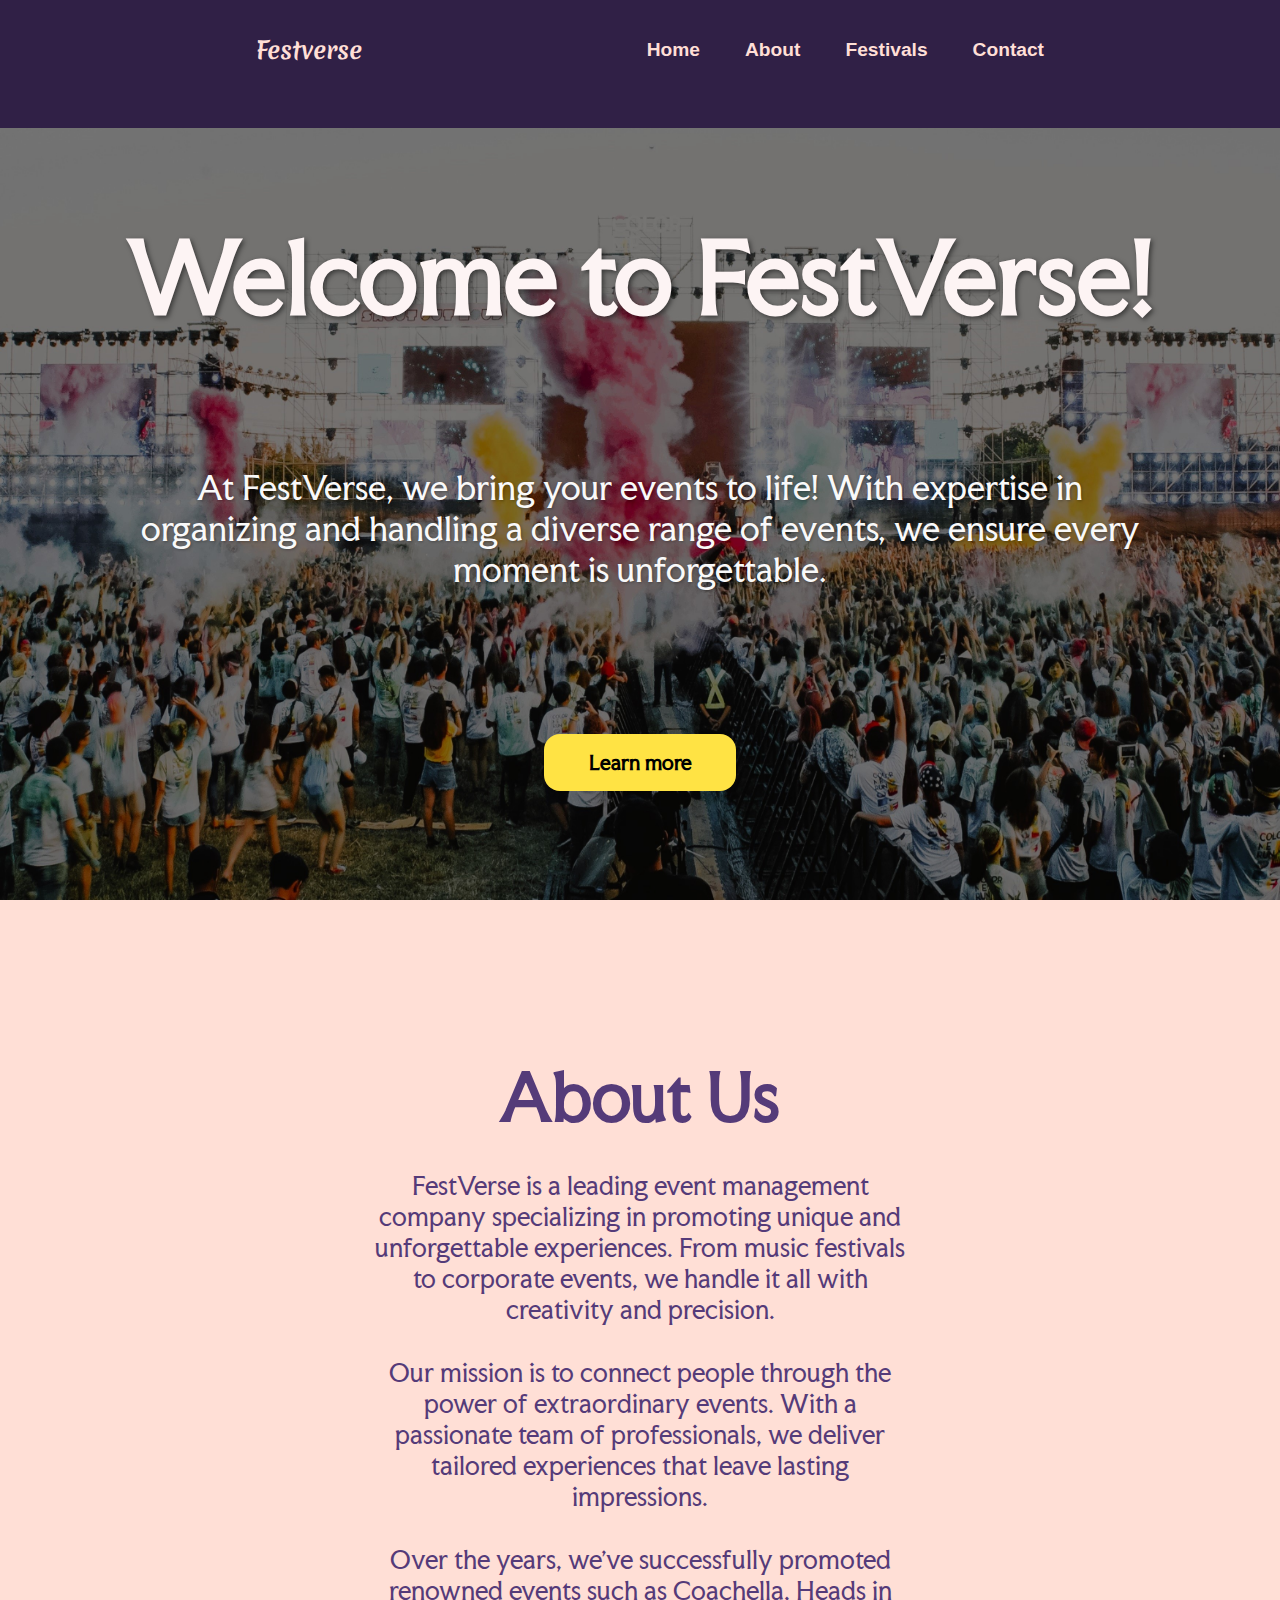
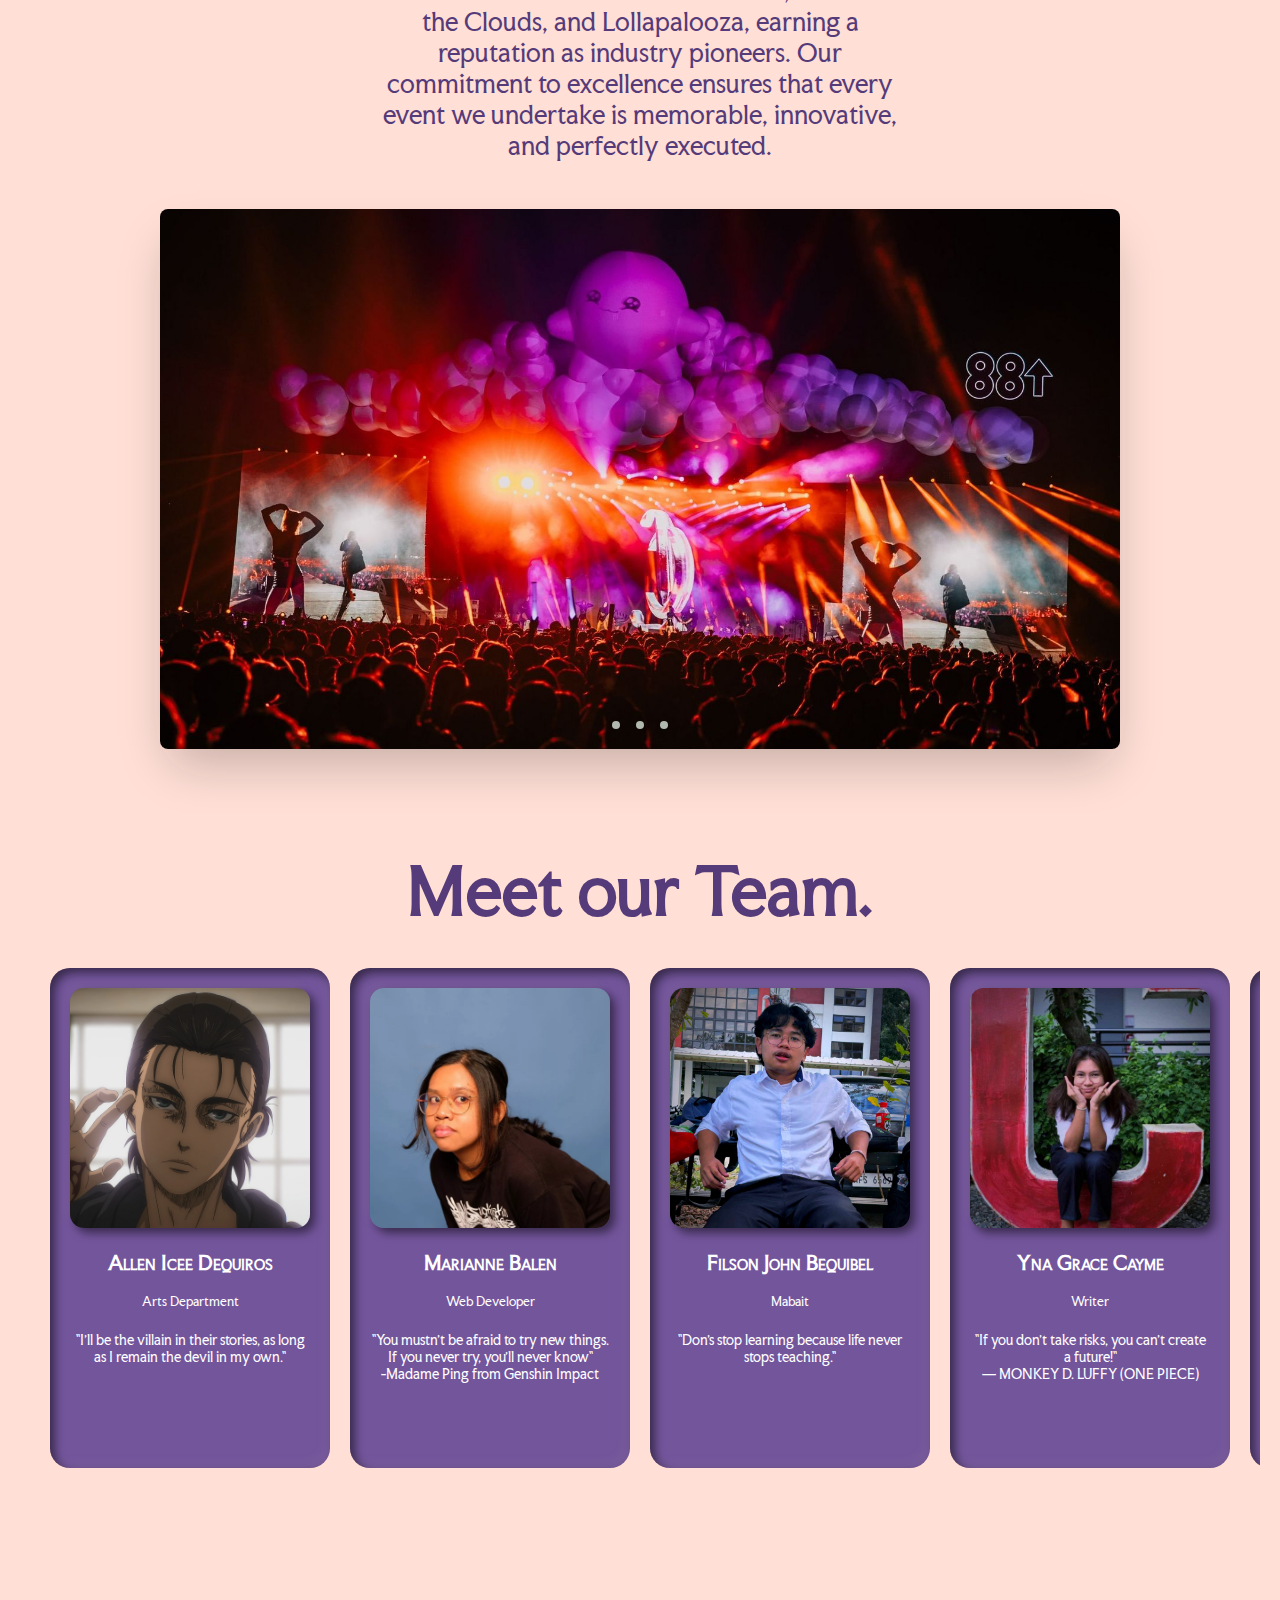
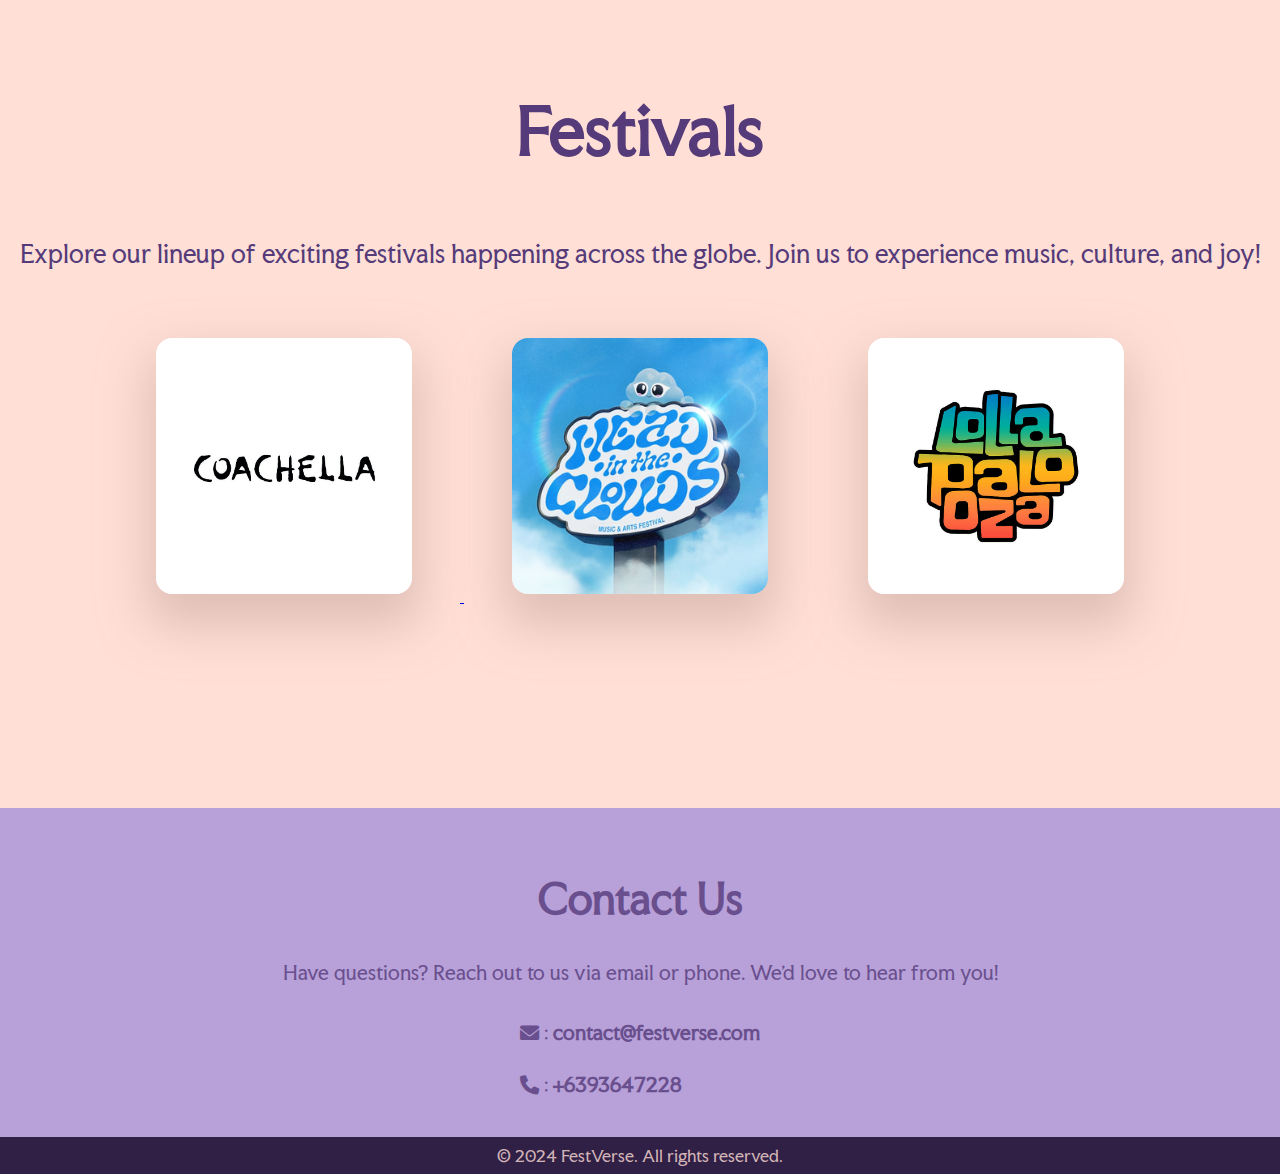
<file: index.html>
<!DOCTYPE html>
<html>
    <head>
        <meta charset="UTF-8">
        <meta name="description" content="Portfolio">
        <meta name="viewport" content="width=device-width, initial-scale=1.0">
        <title>Welcome to FestVerse</title>
        <link rel="stylesheet" href="styles2.css">
        <link rel="icon" href="img/fvpics/festverselogo.png" type="image/png">
        <link href="https://cdnjs.cloudflare.com/ajax/libs/font-awesome/6.0.0-beta3/css/all.min.css" rel="stylesheet">
    </head>
    </head>
    <body>

        <!-- Navigation Bar -->
        <section class="header-content">
            <div class="nav-bar">
                <div class="left">
                   <h1>Festverse</h1>
                </div>
                <div class="right">
                    <nav class="menus">
                        <a href="#home"><button>Home</button></a>
                        <a href="#about"><button>About</button></a>
                        <a href="#festivals"><button>Festivals</button></a>
                        <a href="#contact"><button>Contact</button></a>
                    </nav>
                </div>
            </div>
        </section>

         <!-- Festivals Section -->

        <!-- Home Section -->
        <section id="home" class="mid-section">
            <div class="home-content">
                <h1>Welcome to FestVerse!</h1>
                <p>At FestVerse, we bring your events to life! With expertise in organizing and handling a diverse range of events, 
                    we ensure every moment is unforgettable.</p>
                <a href="#about"><button>Learn more</button></a>
                
            </div>
            <img src="img/fvpics/festivalv3.jpg" alt="festival picture">
        </section>

        <!-- About Section -->
       <section id="about" class="about-section">
        <div class="about-content">
            <h2>About Us</h2>
            <p>
                FestVerse is a leading event management company specializing in promoting unique and unforgettable experiences. 
                From music festivals to corporate events, we handle it all with creativity and precision.
            </p>
            <p>
                Our mission is to connect people through the power of extraordinary events. With a passionate team of professionals, 
                we deliver tailored experiences that leave lasting impressions.
            </p>
            <p>
                Over the years, we’ve successfully promoted renowned events such as Coachella, Heads in the Clouds, and Lollapalooza, 
                earning a reputation as industry pioneers. Our commitment to excellence ensures that every event we undertake is memorable, innovative, and perfectly executed.
            </p>
           
        </div>

        <div class="image-grid">
            <div class="slider-wrapper">
                <div class="slider">
                    <img id="slide-1" src="img/fvpics/hitc2021.jpg" alt="hitc202">
                    <img id="slide-2" src="img/fvpics/coachella2021.jpg" alt="coachella 2021">
                    <img id="slide-3" src="img/fvpics/lollapalooza2023.png" alt="lollapalooza 2023">
                </div>
                <div class="slider-nav">
                    <a href="#slide-1"></a>
                    <a href="#slide-2"></a>
                    <a href="#slide-3"></a>
                </div>
             </div>
            </div>
        </section>

        <section class="team" id="team">
            <h2>Meet our Team.</h2>
            <div class="hint">
                <svg class="swipe" xmlns="http://www.w3.org/2000/svg" height="24px" viewBox="0 -960 960 960" width="24px" fill="#e8eaed"><path d="M419-80q-28 0-52.5-12T325-126L107-403l19-20q20-21 48-25t52 11l74 45v-328q0-17 11.5-28.5T340-760q17 0 29 11.5t12 28.5v472l-97-60 104 133q6 7 14 11t17 4h221q33 0 56.5-23.5T720-240v-160q0-17-11.5-28.5T680-440H461v-80h219q50 0 85 35t35 85v160q0 66-47 113T640-80H419ZM167-620q-13-22-20-47.5t-7-52.5q0-83 58.5-141.5T340-920q83 0 141.5 58.5T540-720q0 27-7 52.5T513-620l-69-40q8-14 12-28.5t4-31.5q0-50-35-85t-85-35q-50 0-85 35t-35 85q0 17 4 31.5t12 28.5l-69 40Zm335 280Z"/>  
                </svg>
            </div>
            <div class="TeamCardContainer">
                <div class="TeamCard Allen">
                    <img src="img/profiles/Allen.webp" alt="Allen's Picture">
                    <div class="teamInfos">
                         <h3 class="Pname">
                            Allen Icee Dequiros
                         </h3>
                         <p class="pTitle">Arts Department</p>
                         <h5>
                            "I'll be the villain in their stories, as long as I remain the devil in my own."
                         </h5>
                    </div>
                </div>
             
                <div class="TeamCard Marianne">
                    <img src="img/profiles/marianneRil.jpg" alt="Marianne's Picture">
                    <div class="teamInfos">
                        <h3 class="Pname">
                            Marianne Balen
                        </h3> 
                        <p class="pTitle">
                            Web Developer
                        </p>
                        <h5>"You mustn't be afraid to try new things. If you never try, you'll never know" <br> -Madame Ping from Genshin Impact</h5>
                        
                    </div>
                </div>
                <div class="TeamCard Filson">
                    <img src="img/profiles/FilsonRil.jpg" alt="Filson's Picture">
                    <div class="teamInfos">
                        <h3 class="Pname">
                            Filson John  Bequibel
                        </h3>
                        <p class="pTitle">Mabait</p>
                        <h5>
                            "Don's stop learning because life never stops teaching."
                        </h5>
                    </div>
                </div>
                <div class="TeamCard Yna">
                    <img src="img/profiles/Ynangas.jpg" alt="Yna's Picture">
                    <div class="teamInfos">
                        <h3 class="Pname">
                            Yna Grace Cayme
                        </h3>
                        <p class="pTitle">Writer</p>
                        <h5>"If you don’t take risks, you can’t create a future!"
                            <br>    — MONKEY D. LUFFY (ONE PIECE)</h5>
                    </div>
                </div>
                <div class="TeamCard Carlo">
                    <img src="img/profiles/barlo.jpg" alt="Carlo's Picture">
                    <div class="teamInfos">
                        <h3 class="Pname">
                            John Carlo DelaCruz
                        </h3>
                        <p class="pTitle">Researcher</p>
                        <h5>“Music touches us emotionally, where words alone can't.”<br> ― Johnny Depp</h5>
                    </div>
                </div>
            </div>
        </section>

        <section id="festivals" class="festivals-section">
            <div class="festivals-content">
                <h2>Festivals</h2>
                <p>Explore our lineup of exciting festivals happening across the globe. Join us to experience music, culture, and joy!</p>
                
            </div>
            <div class="festival-container">
                <div class="container">
                    <a href="indexCoach.html">
                        <img src="img/fvpics/coachellalogo.png" alt="coachella logo">
                    </a>
                    <img src="img/fvpics/HITC_Logo.png" alt="hitc logo">
                    <img src="img/fvpics/lollapalozalogo.png" alt="lollapalooza logo">
                </div>
            </div>
        </section>

        <!-- Contact Section -->
        <section id="contact" class="contact-section">
            <h2>Contact Us</h2>
            <p>Have questions? Reach out to us via email or phone. We’d love to hear from you!</p>
            <div class="contact-info">
                <p><i class="fas fa-envelope"></i> : <a href="mailto:contact@festverse.com">contact@festverse.com</a></p>
                <p><i class="fas fa-phone"></i> : <a href="tel:+18001234567">+6393647228</a></p>
            </div>
        </section>

        <!-- Footer -->
        <footer>
            <p>© 2024 FestVerse. All rights reserved.</p>
        </footer>

    </body>
</html>
</file>
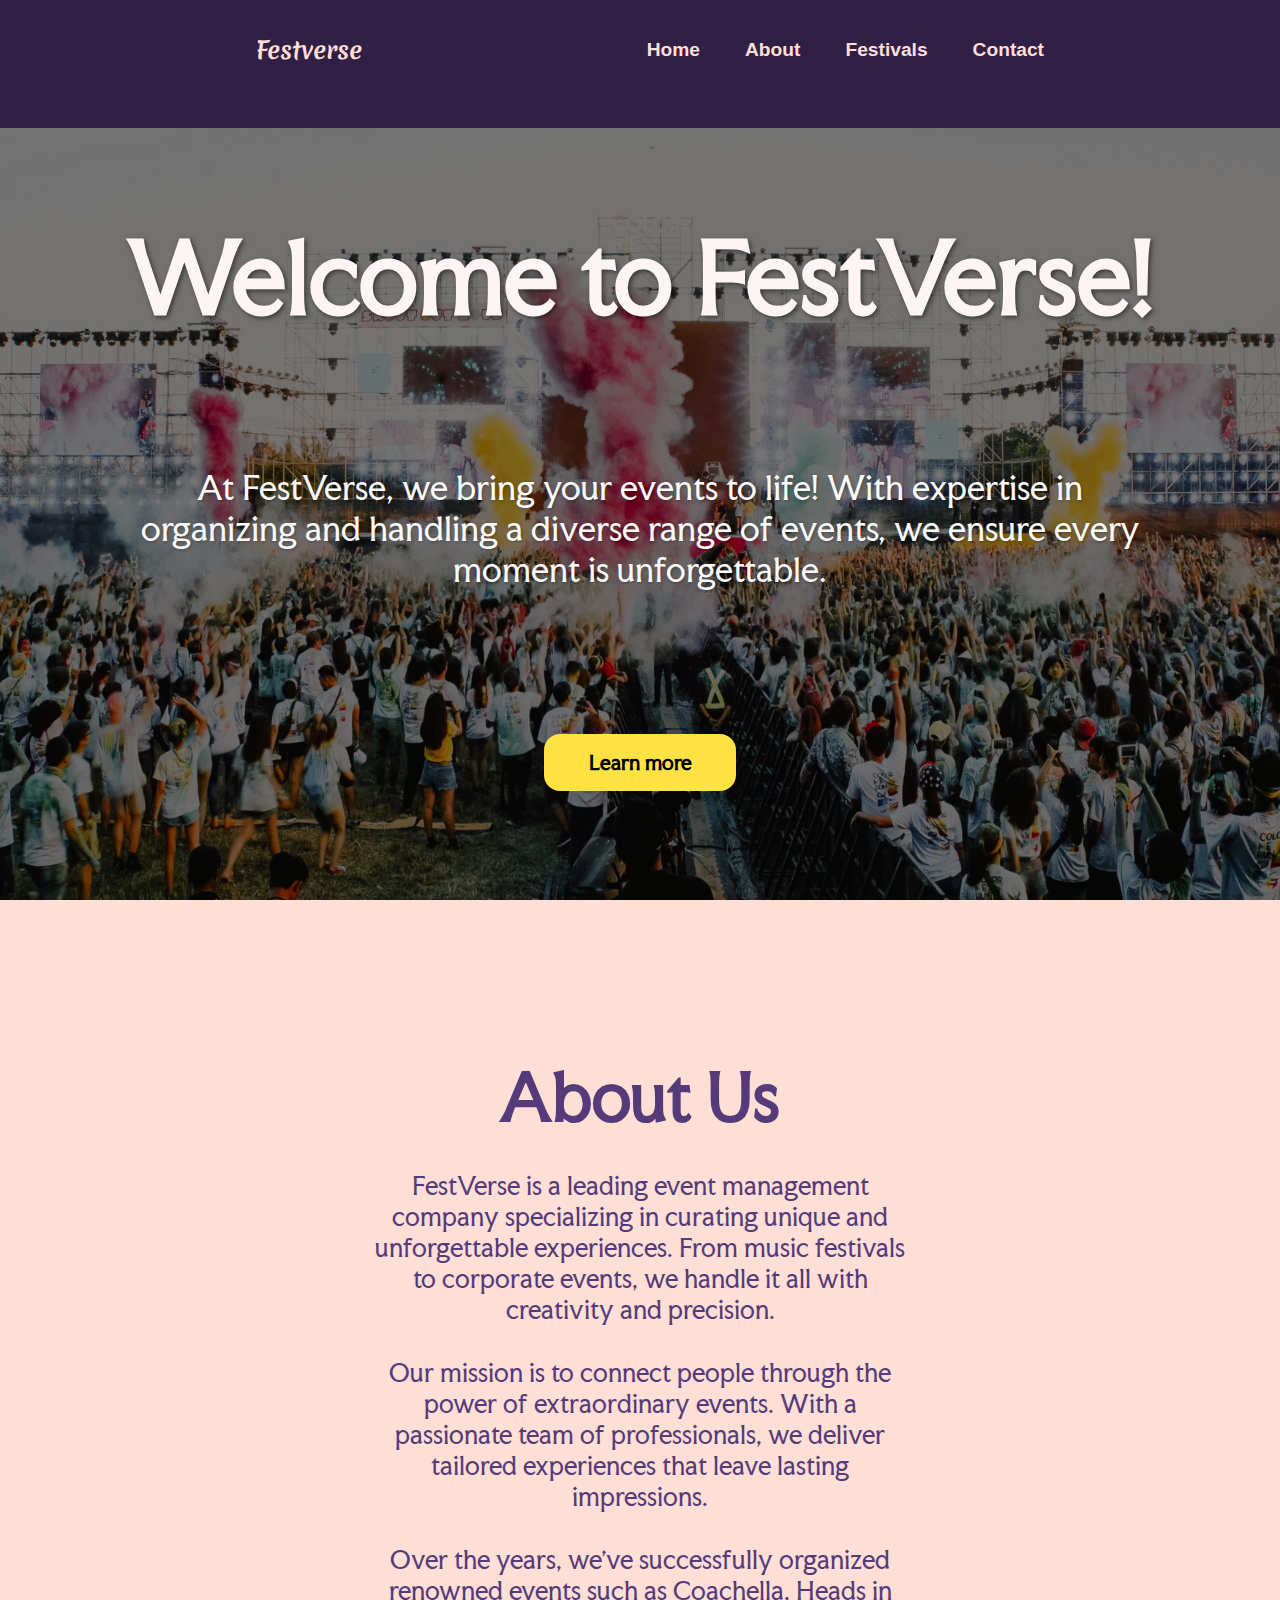
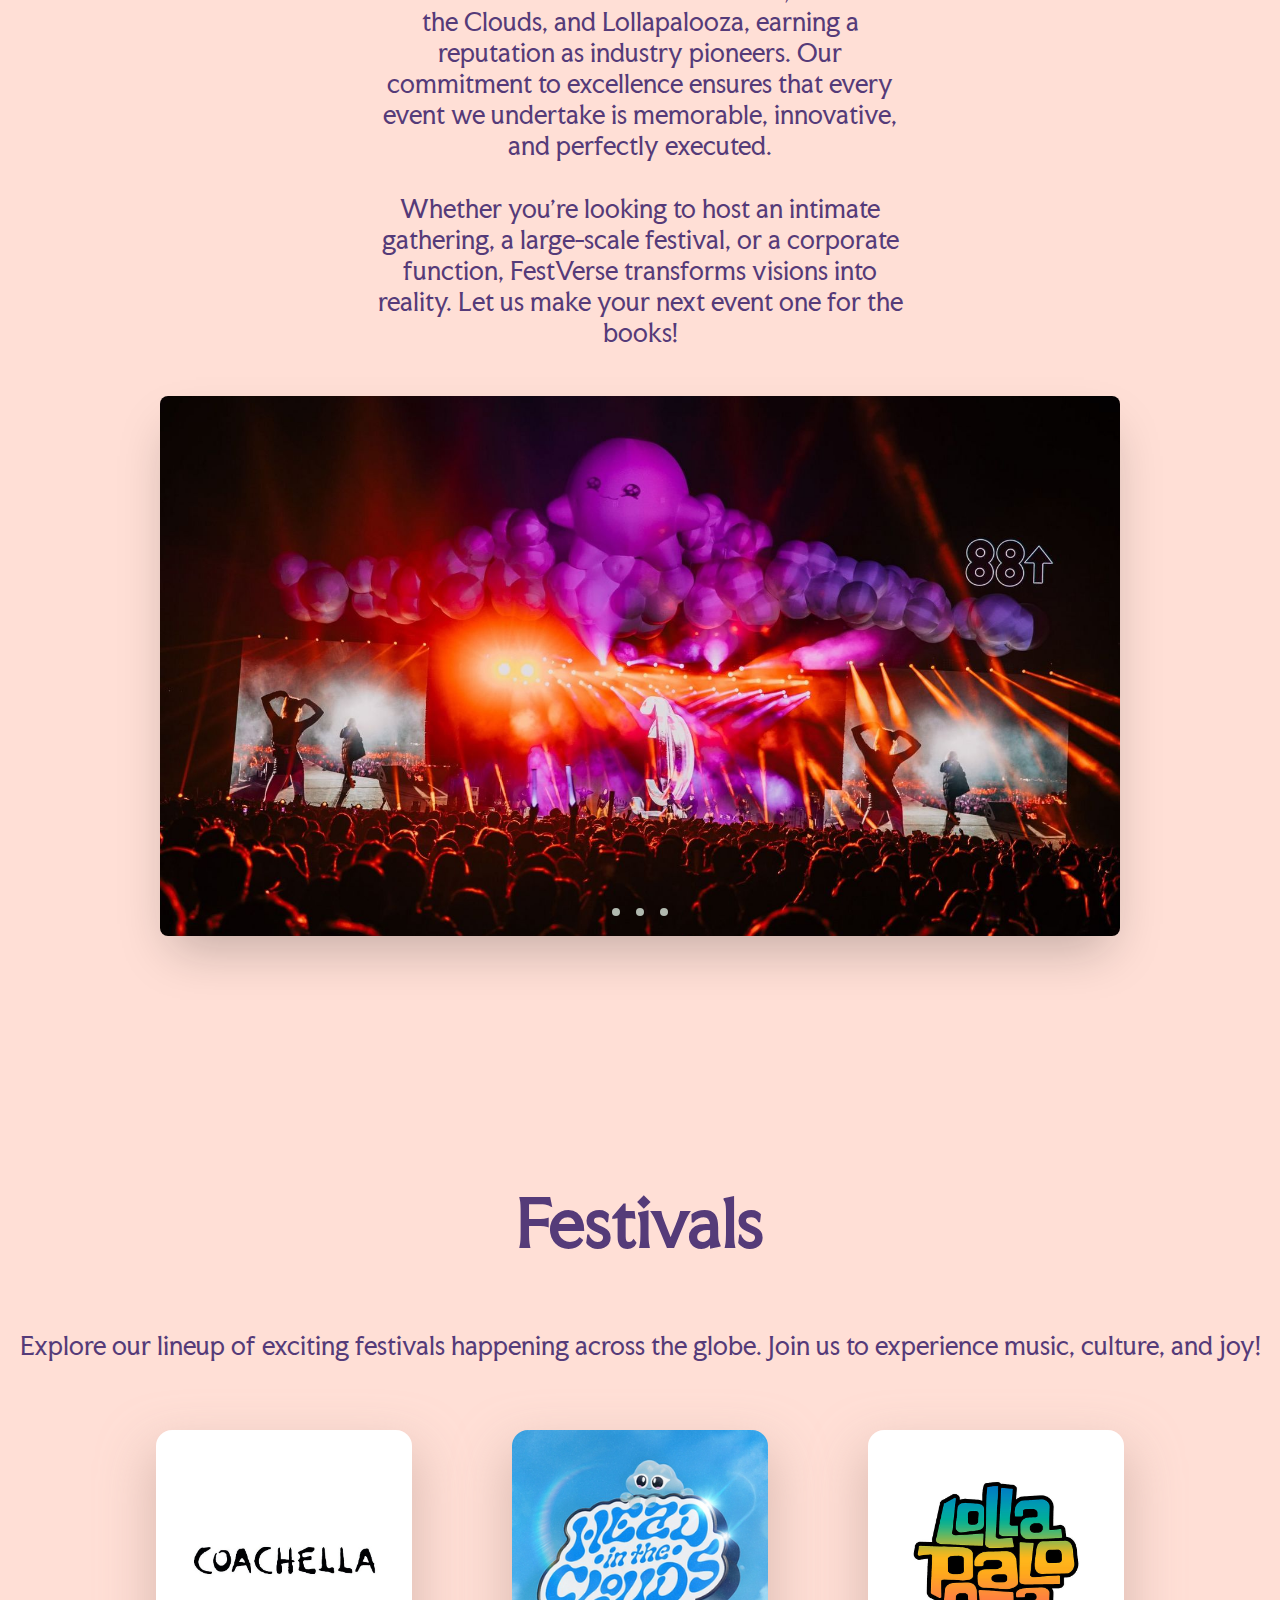
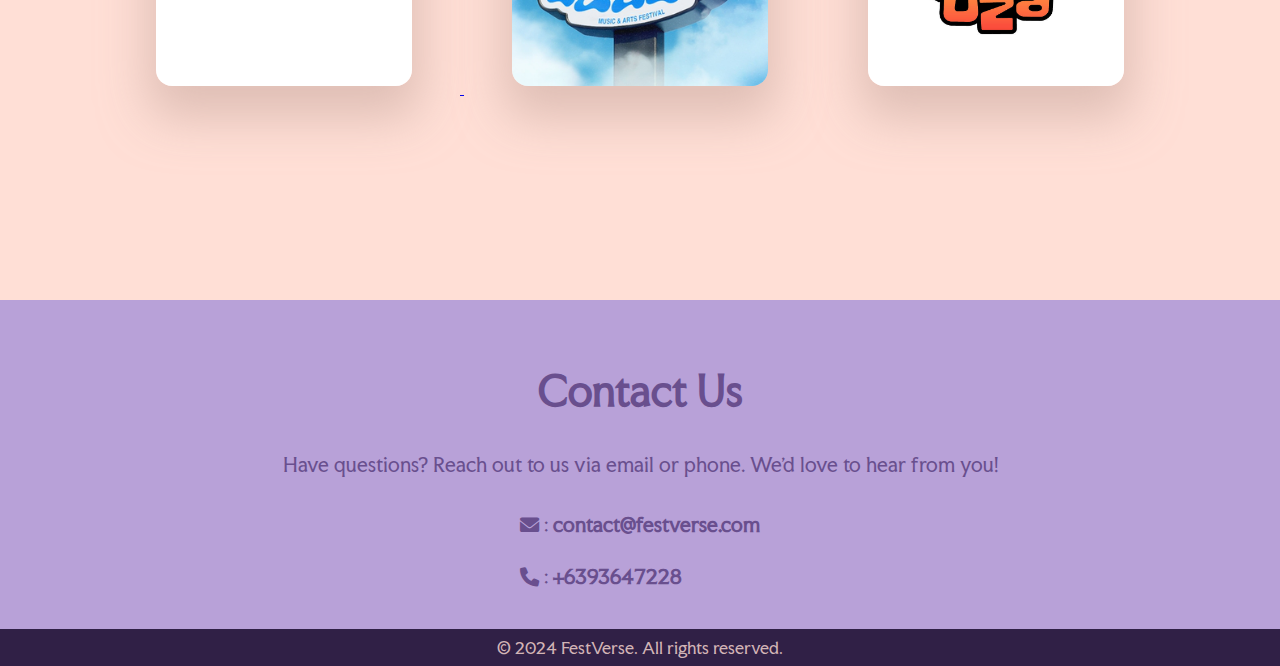
<file: festverse.html>
<!DOCTYPE html>
<html>
    <head>
        <meta charset="UTF-8">
        <meta name="description" content="Portfolio">
        <meta name="viewport" content="width=device-width, initial-scale=1.0">
        <title>Welcome to FestVerse</title>
        <link rel="stylesheet" href="styles2.css">
        <link rel="icon" href="img/fvpics/festverselogo.png" type="image/png">
        <link href="https://cdnjs.cloudflare.com/ajax/libs/font-awesome/6.0.0-beta3/css/all.min.css" rel="stylesheet">
    </head>
    </head>
    <body>

        <!-- Navigation Bar -->
        <section class="header-content">
            <div class="nav-bar">
                <div class="left">
                   <h1>Festverse</h1>
                </div>
                <div class="right">
                    <nav class="menus">
                        <a href="#home"><button>Home</button></a>
                        <a href="#about"><button>About</button></a>
                        <a href="#festivals"><button>Festivals</button></a>
                        <a href="#contact"><button>Contact</button></a>
                    </nav>
                </div>
            </div>
        </section>

         <!-- Festivals Section -->
        
       

        <!-- Home Section -->
        <section id="home" class="mid-section">
            <div class="home-content">
                <h1>Welcome to FestVerse!</h1>
                <p>At FestVerse, we bring your events to life! With expertise in organizing and handling a diverse range of events, we ensure every moment is unforgettable.</p>
                <a href="#about"><button>Learn more</button></a>
                
            </div>
            <img src="img/fvpics/festivalv3.jpg" alt="">
        </section>

        <!-- About Section -->
       <section id="about" class="about-section">
        <div class="about-content">
            <h2>About Us</h2>
            <p>
                FestVerse is a leading event management company specializing in curating unique and unforgettable experiences. From music festivals to corporate events, we handle it all with creativity and precision.
            </p>
            <p>
                Our mission is to connect people through the power of extraordinary events. With a passionate team of professionals, we deliver tailored experiences that leave lasting impressions.
            </p>
            <p>
                Over the years, we’ve successfully organized renowned events such as Coachella, Heads in the Clouds, and Lollapalooza, earning a reputation as industry pioneers. Our commitment to excellence ensures that every event we undertake is memorable, innovative, and perfectly executed.
            </p>
            <p>
                Whether you’re looking to host an intimate gathering, a large-scale festival, or a corporate function, FestVerse transforms visions into reality. Let us make your next event one for the books!
            </p>
        </div>

        <div class="image-grid">
            <div class="slider-wrapper">
                <div class="slider">
                    <img id="slide-1" src="img/fvpics/hitc2021.jpg" alt="hitc2021">
                    <img id="slide-2" src="img/fvpics/coachella2021.jpg" alt="coachella 2021">
                    <img id="slide-3" src="img/fvpics/lollapalooza2023.png" alt="lollapalooza 2023">
                </div>
                <div class="slider-nav">
                    <a href="#slide-1"></a>
                    <a href="#slide-2"></a>
                    <a href="#slide-3"></a>
                </div>
             </div>
            </div>
        </section>

        <section id="festivals" class="festivals-section">
            <div class="festivals-content">
                <h2>Festivals</h2>
                <p>Explore our lineup of exciting festivals happening across the globe. Join us to experience music, culture, and joy!</p>
                
            </div>
            <div class="festival-container">
                <div class="container">
                    <a href="index.html">
                        <img src="img/fvpics/coachellalogo.png" alt="coachella logo">
                    </a>
                    <img src="img/fvpics/HITC_Logo.png" alt="hitc logo">
                    <img src="img/fvpics/lollapalozalogo.png" alt="lollapalooza logo">
                </div>
            </div>
        </section>


        <!-- Contact Section -->
        <section id="contact" class="contact-section">
            <h2>Contact Us</h2>
            <p>Have questions? Reach out to us via email or phone. We’d love to hear from you!</p>
            <div class="contact-info">
                <p><i class="fas fa-envelope"></i> : <a href="mailto:contact@festverse.com">contact@festverse.com</a></p>
                <p><i class="fas fa-phone"></i> : <a href="tel:+18001234567">+6393647228</a></p>
            </div>
        </section>


        <!-- Footer -->
        <footer>
            <p>© 2024 FestVerse. All rights reserved.</p>
        </footer>

    </body>
</html>
</file>
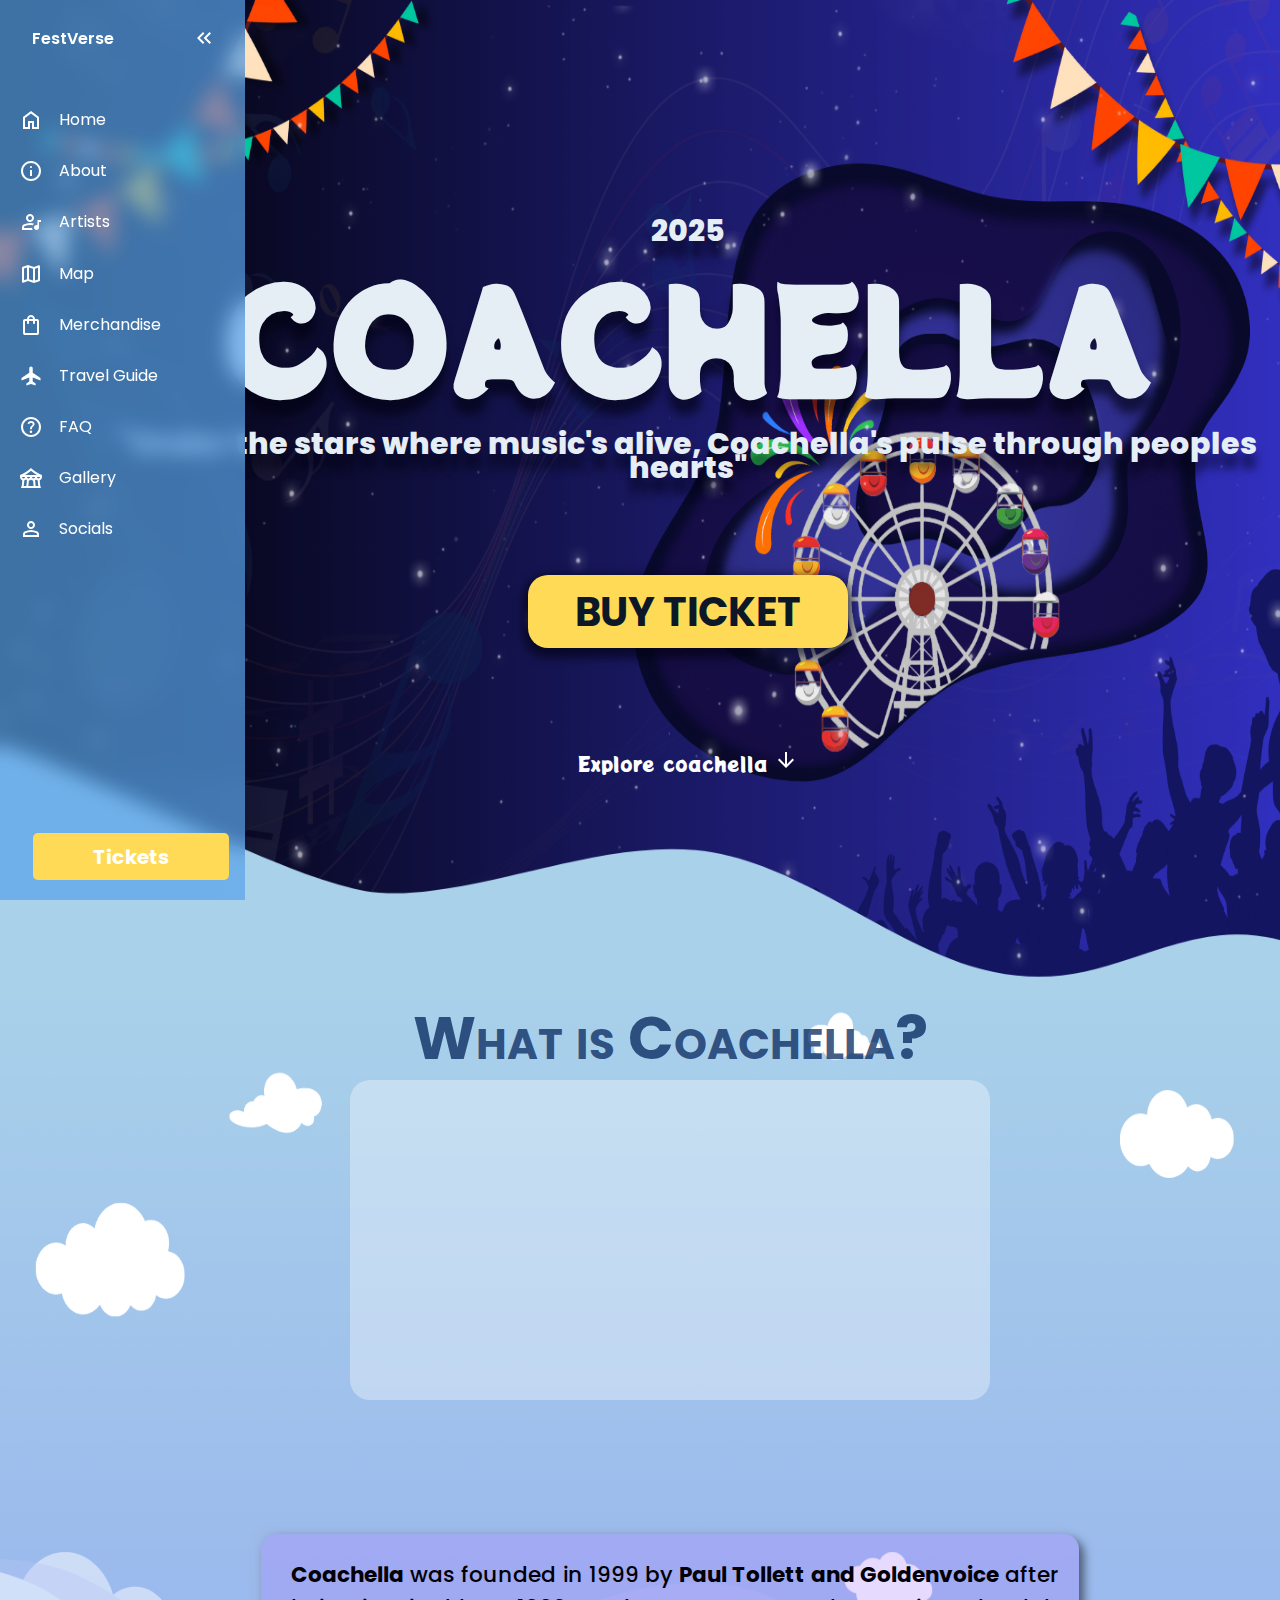
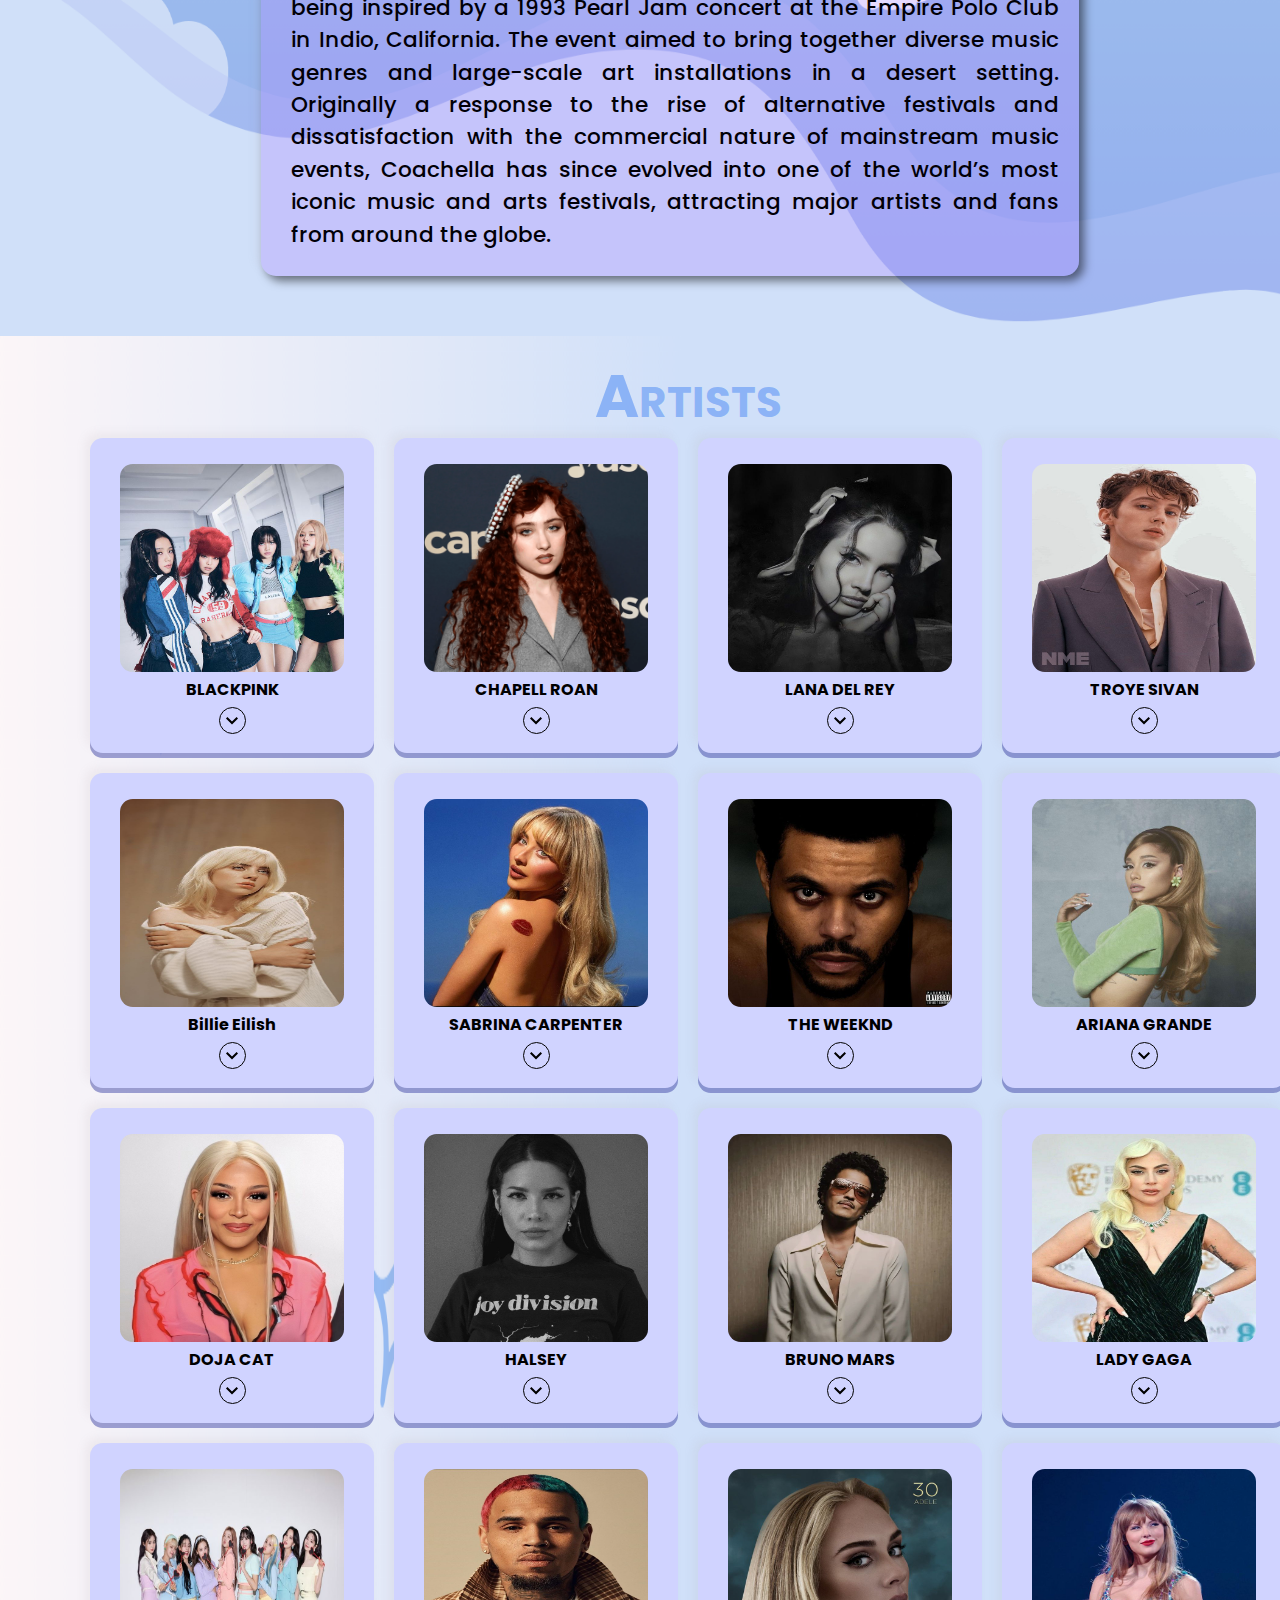
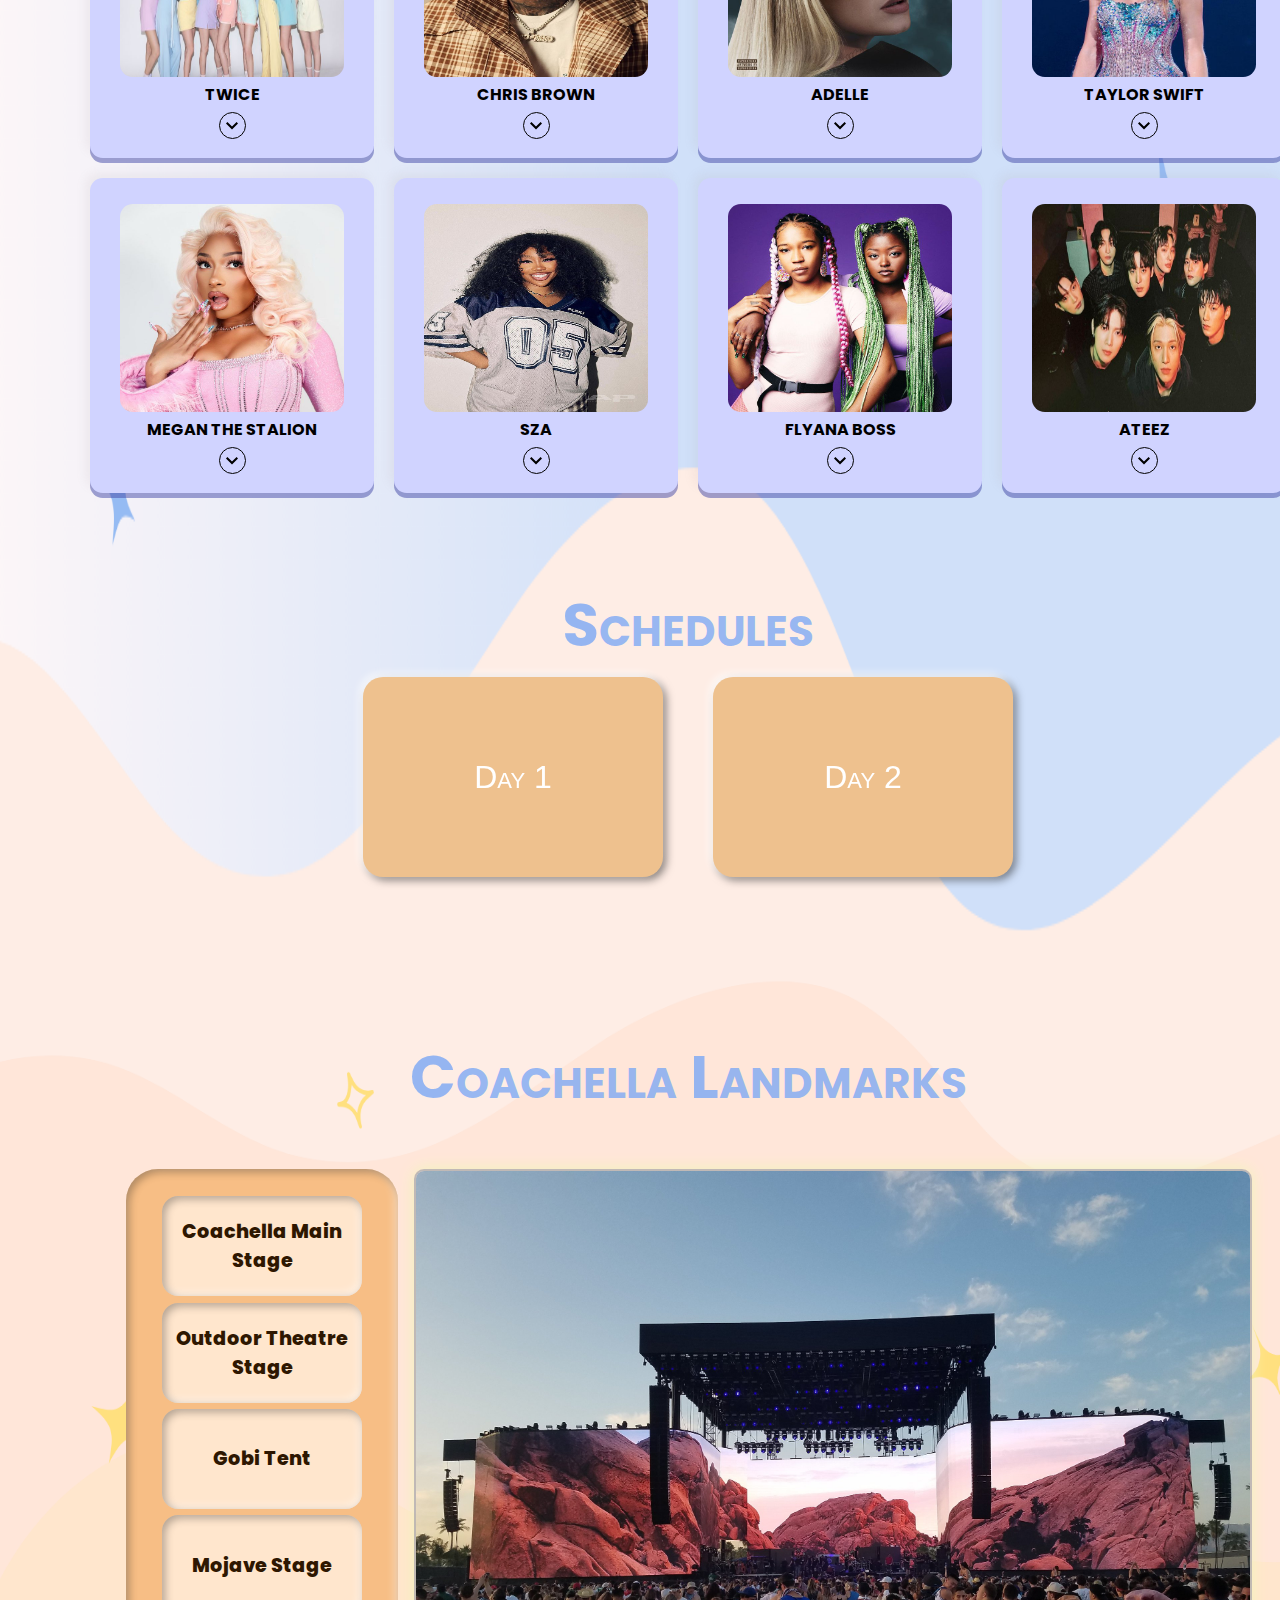
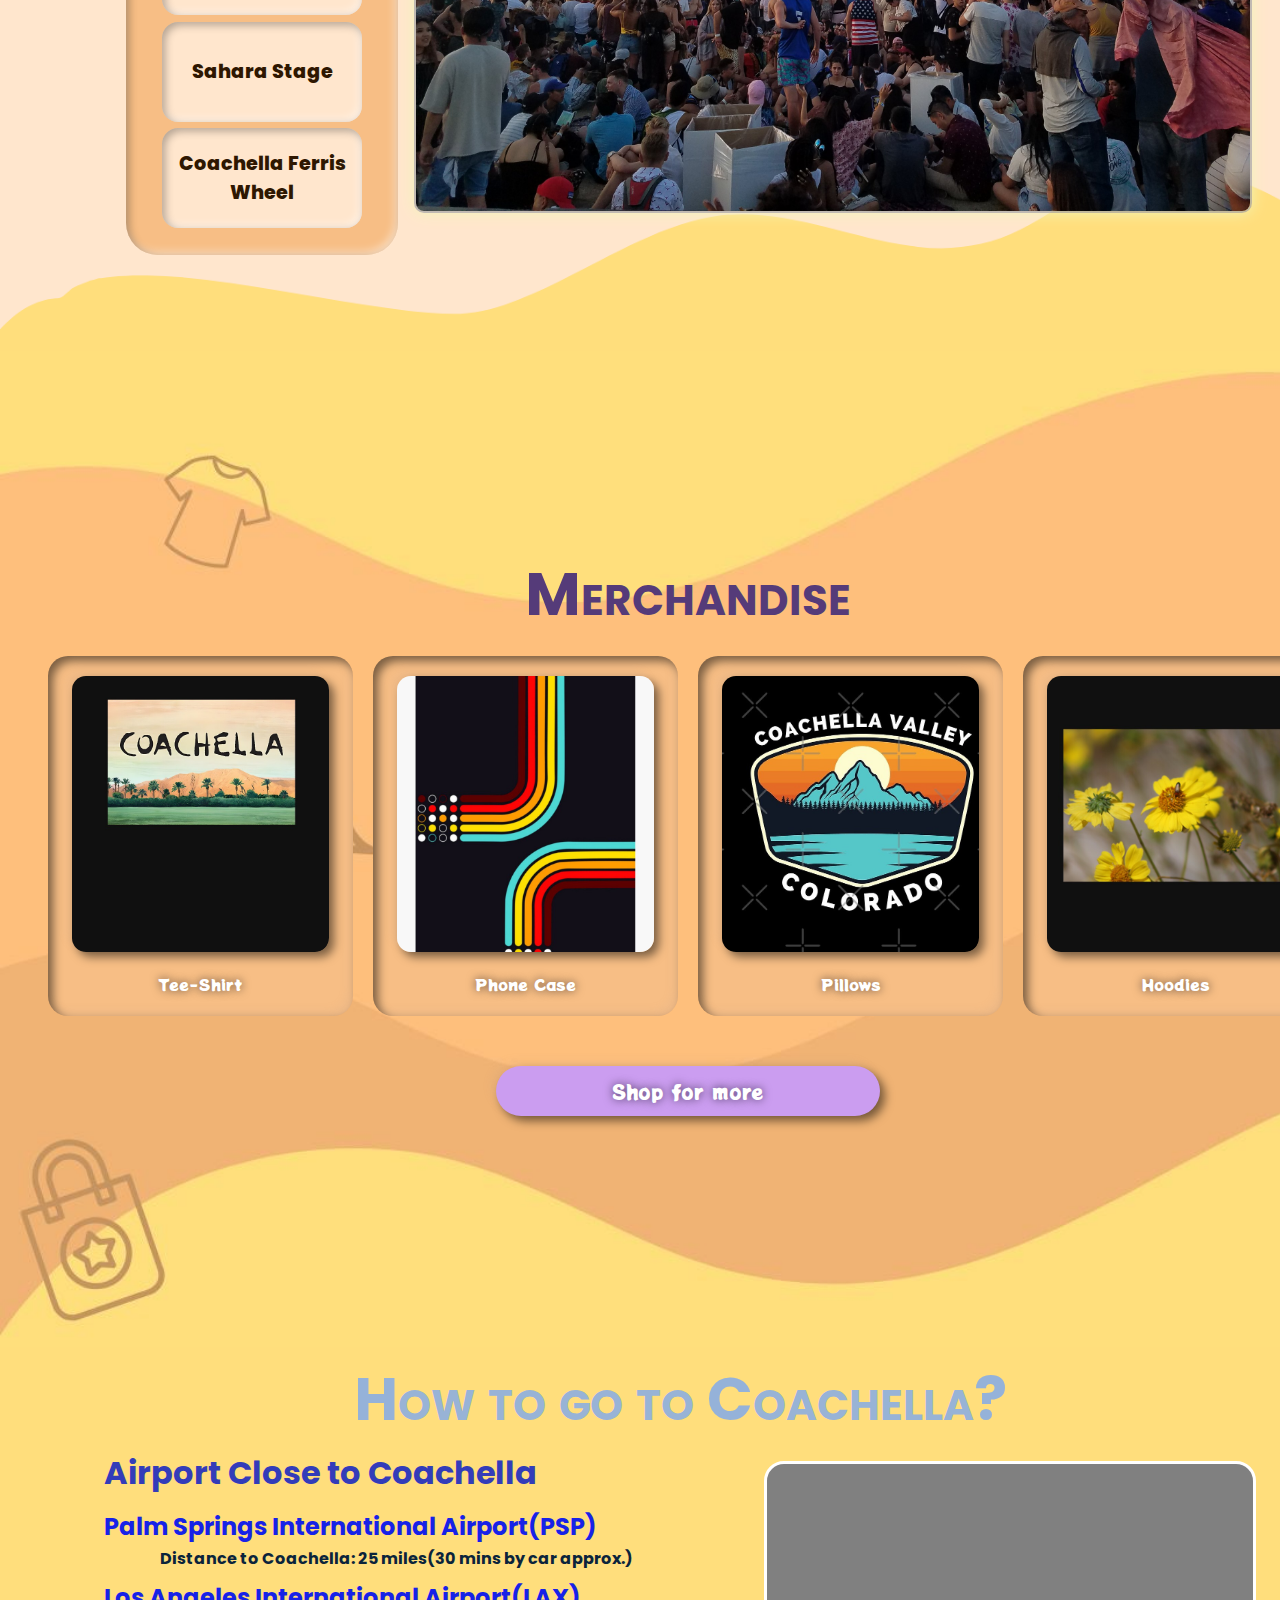
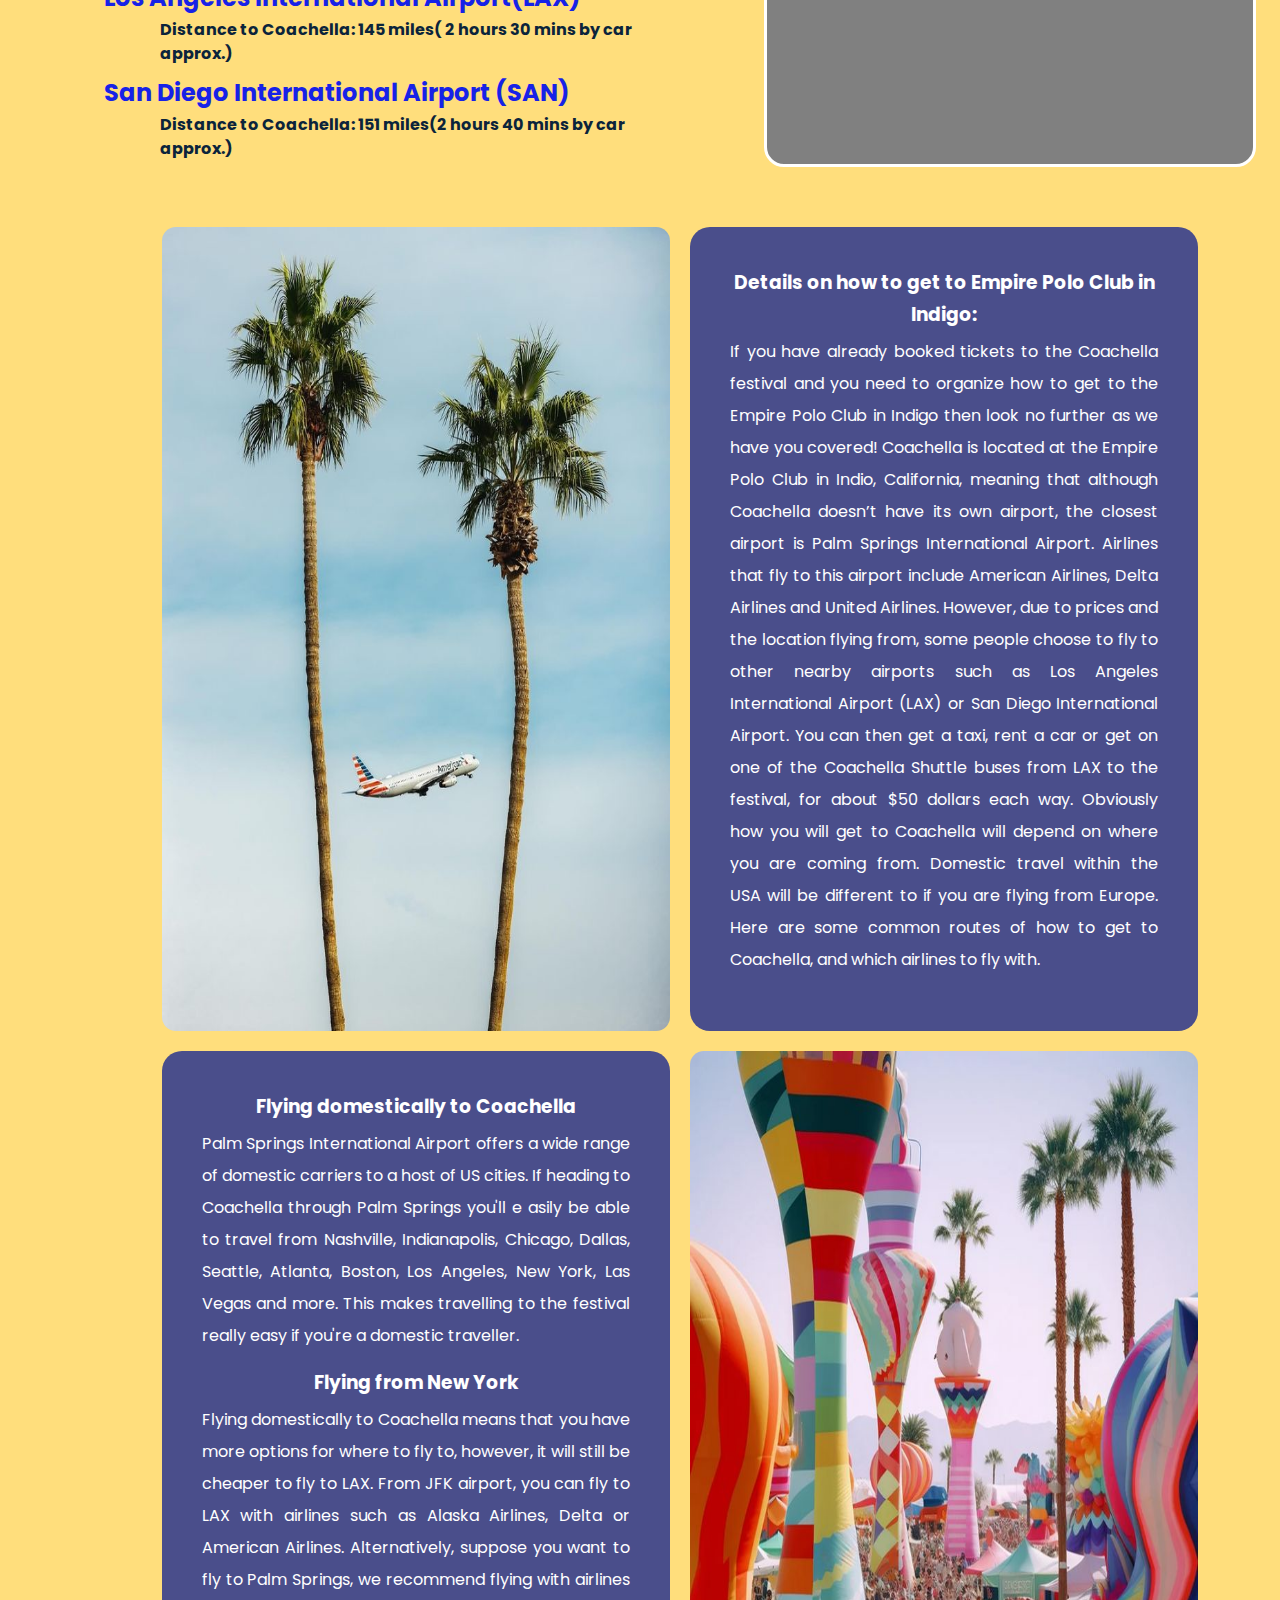
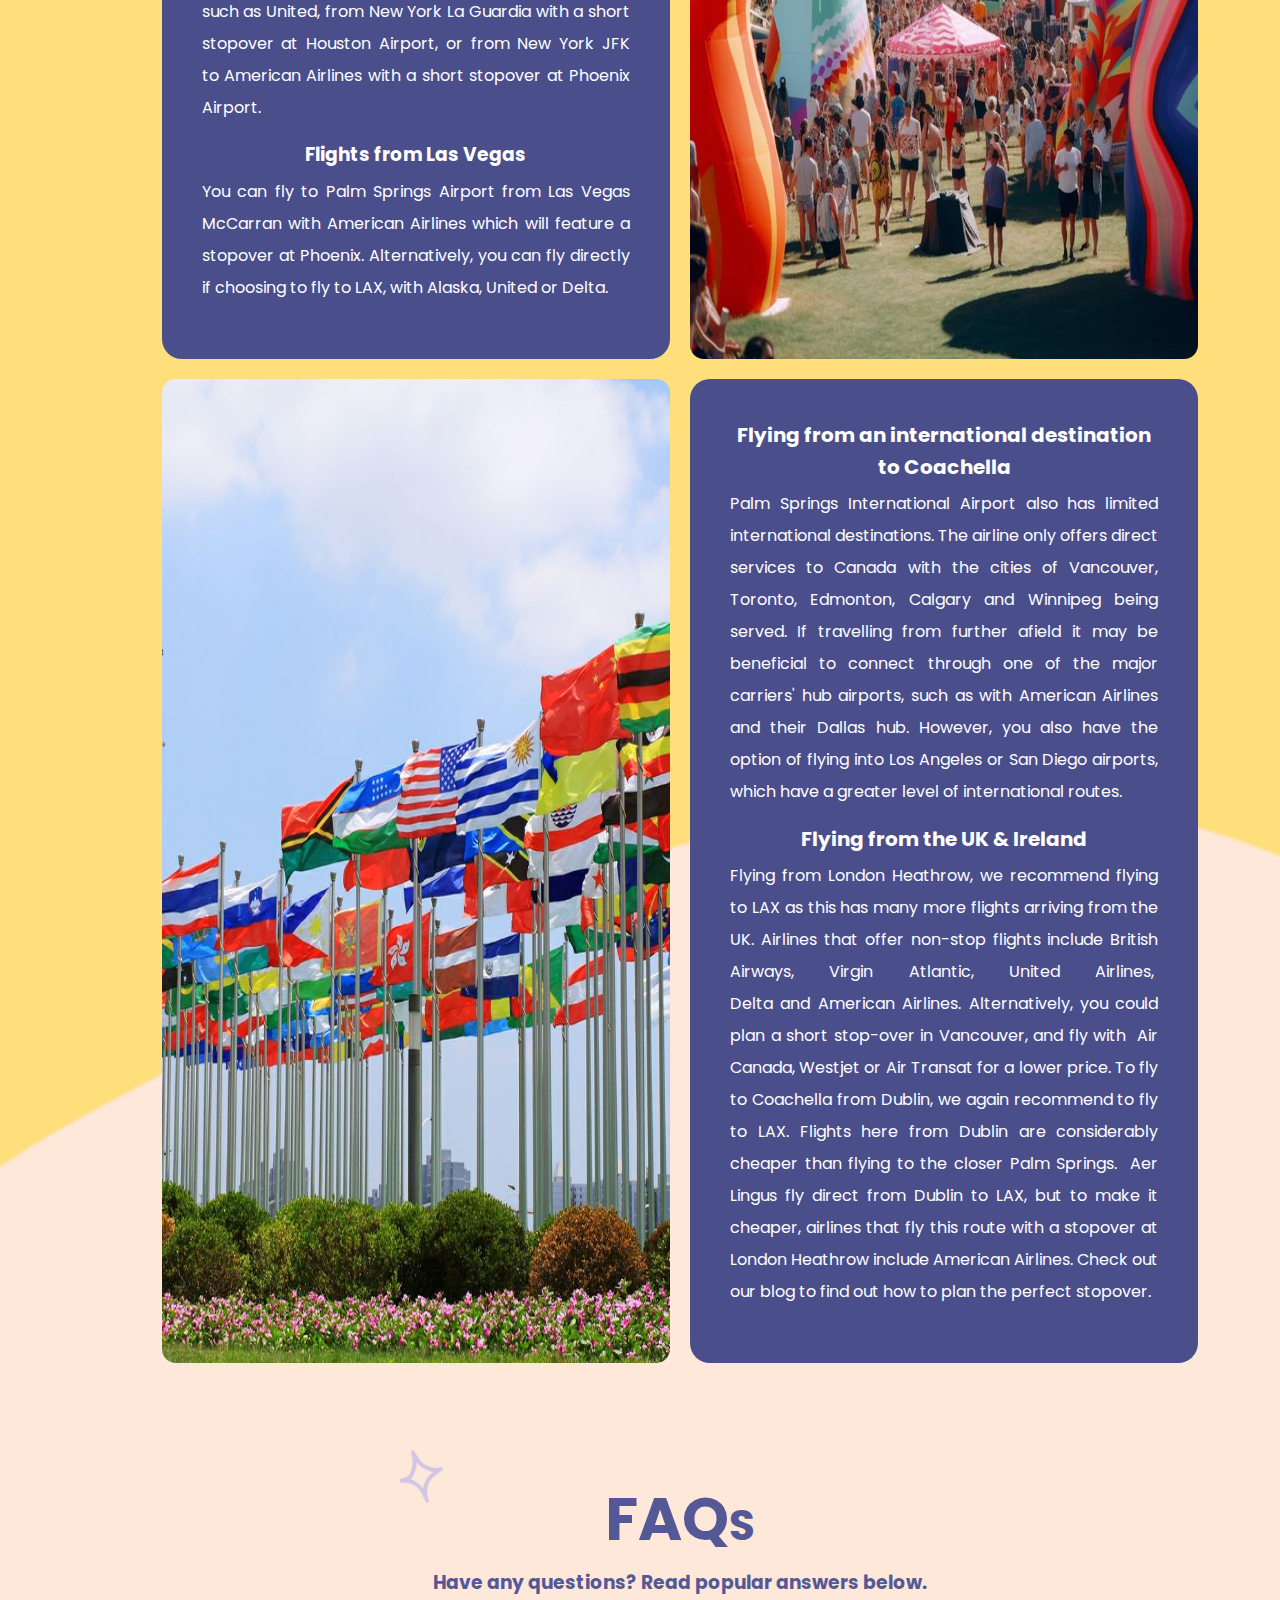
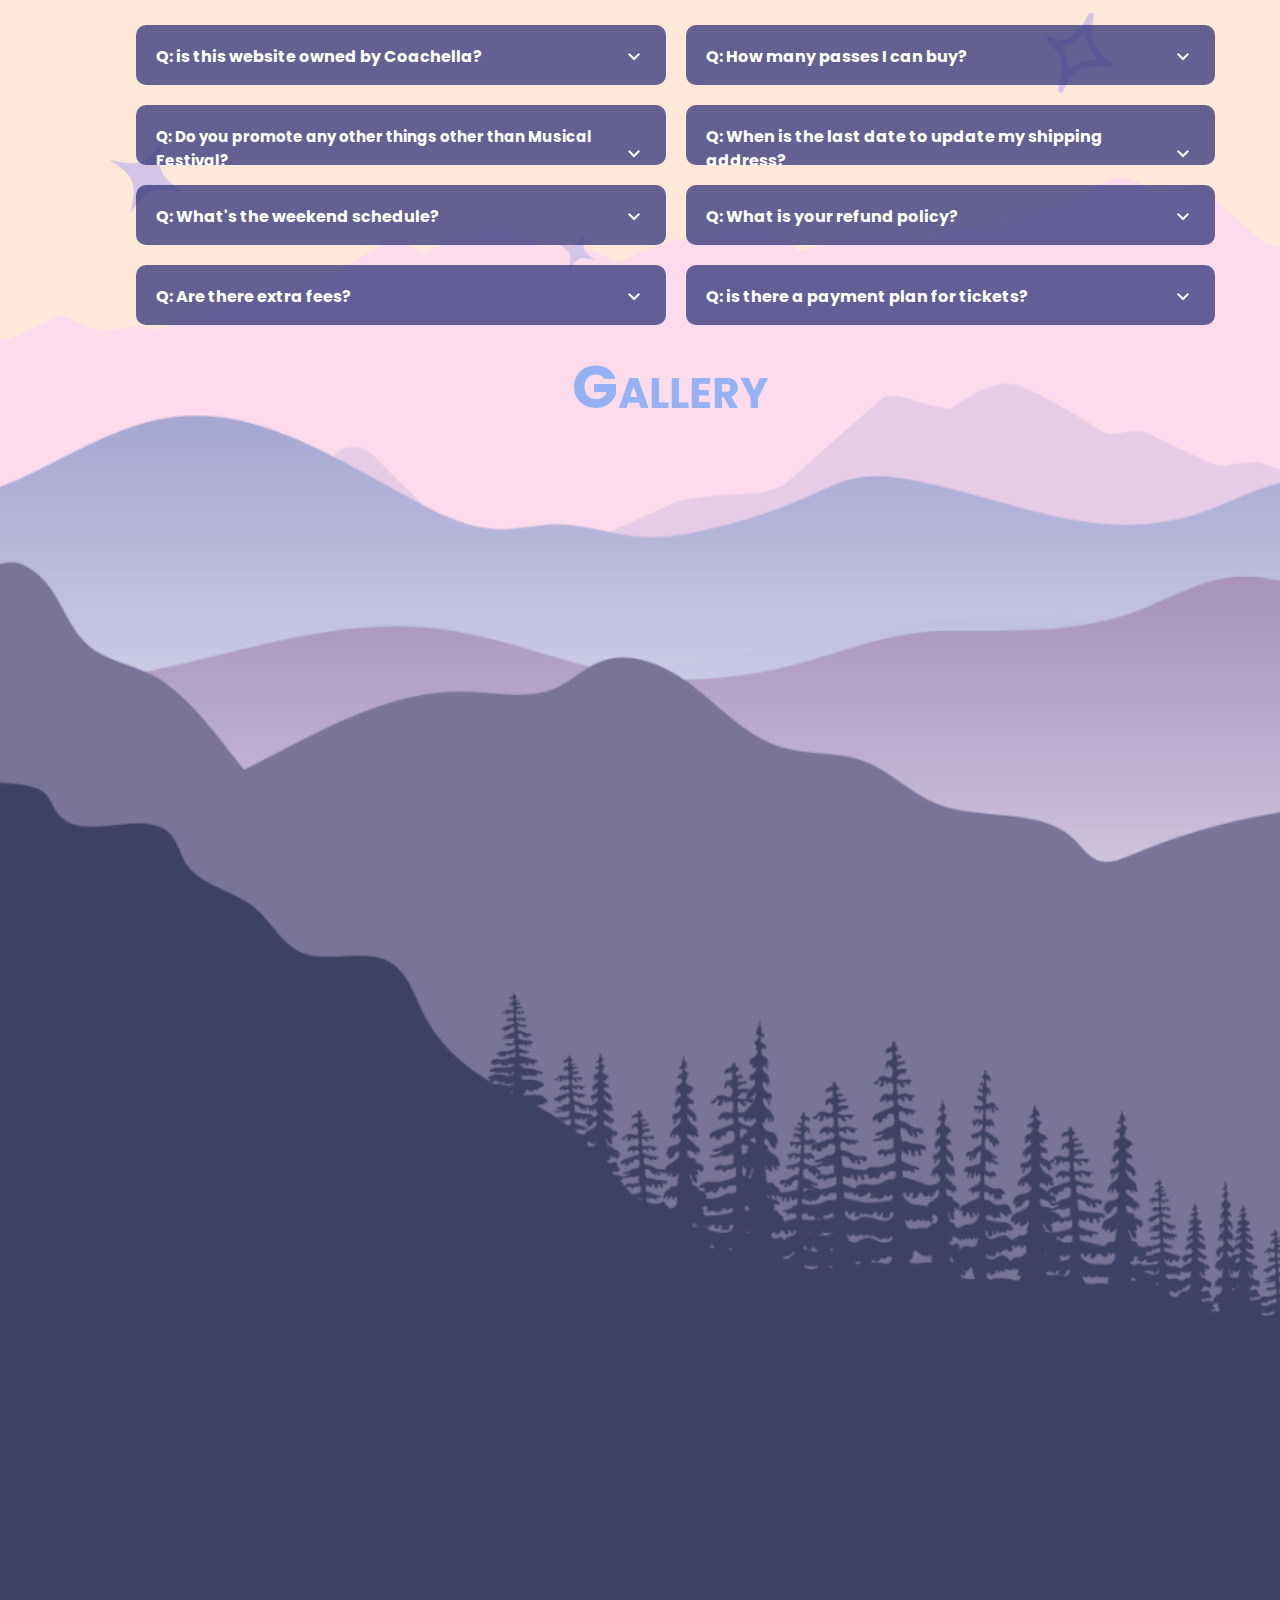
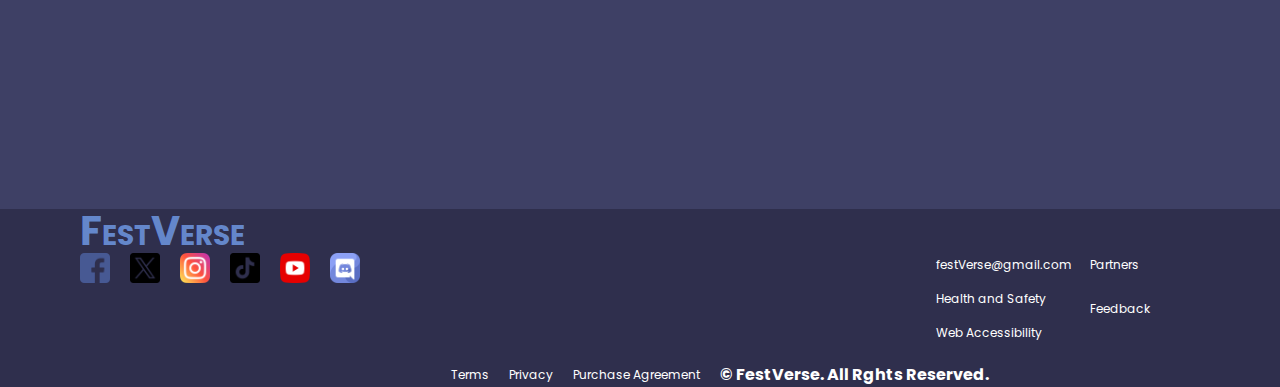
<file: indexCoach.html>
<!DOCTYPE html>
<html lang="en">
    <head>
        <meta charset="UTF-8">
        <meta name="viewport" content="width=device-width, initial-scale=1.0">
        <!-- Fonts -->
        <link rel="preconnect" href="https://fonts.googleapis.com">
        <link rel="preconnect" href="https://fonts.googleapis.com">
        <link rel="preconnect" href="https://fonts.gstatic.com" crossorigin>
        <link rel="preconnect" href="https://fonts.gstatic.com" crossorigin>
        <link href="https://fonts.googleapis.com/css2?family=Dancing+Script:wght@400..700&display=swap" rel="stylesheet">

        <!-- Styles and Scripts -->
        <link rel="stylesheet" href="style.css">
        <script type="text/javascript" src="index.js" defer></script>
            
        <!--Icon-->
         <link rel="icon" href="img/CoachellaIcon.png" type="image/png">
        <title>Coachella 2025</title>
    </head>
    <body>
        <!-- Sidebar Navigation -->
        <nav id="sidebar">
            <ul>
                <li class="DesktopView-Sidebar">
                    <a href="index.html" >
                        <span class="logo">FestVerse</span>
                    </a>
                    <button id="toggle-button" onclick=toggleSideBar()>
                        <svg  xmlns="http://www.w3.org/2000/svg" height="24px" viewBox="0 -960 960 960" width="24px" fill="#e8eaed">
                            <path d="M440-240 200-480l240-240 56 56-183 184 183 184-56 56Zm264 0L464-480l240-240 56 56-183 184 183 184-56 56Z"/>
                        </svg>
                    </button>
                </li>

                <li class="MobileView-Sidebar">
                    <a href="index.html">
                        <svg xmlns="http://www.w3.org/2000/svg" height="24px" viewBox="0 -960 960 960" width="24px" fill="#e8eaed">
                            <path d="M647-440H160v-80h487L423-744l57-56 320 320-320 320-57-56 224-224Z"/>
                        </svg>
                    </a>
                </li>

                <!-- Navigation Links -->
                <li class="link">
                    <a href="#heropage" onclick=setActive(this)>
                        <svg xmlns="http://www.w3.org/2000/svg" height="24px" viewBox="0 -960 960 960" width="24px" fill="#e8eaed">
                            <path d="M240-200h120v-240h240v240h120v-360L480-740 240-560v360Zm-80 80v-480l320-240 320 240v480H520v-240h-80v240H160Zm320-350Z"/>
                        </svg>
                        <span>Home</span>
                    </a>
                </li>

                <li class="link">
                    <a href="#about">
                        <svg xmlns="http://www.w3.org/2000/svg" height="24px" viewBox="0 -960 960 960" width="24px" fill="#e8eaed">
                            <path d="M440-280h80v-240h-80v240Zm40-320q17 0 28.5-11.5T520-640q0-17-11.5-28.5T480-680q-17 0-28.5 11.5T440-640q0 17 11.5 28.5T480-600Zm0 520q-83 0-156-31.5T197-197q-54-54-85.5-127T80-480q0-83 31.5-156T197-763q54-54 127-85.5T480-880q83 0 156 31.5T763-763q54 54 85.5 127T880-480q0 83-31.5 156T763-197q-54 54-127 85.5T480-80Zm0-80q134 0 227-93t93-227q0-134-93-227t-227-93q-134 0-227 93t-93 227q0 134 93 227t227 93Zm0-320Z"/>
                        </svg>
                        <span>About</span>
                    </a>
                </li>

                <li class="link"> 
                    <a href="#artists">
                        <svg xmlns="http://www.w3.org/2000/svg" height="24px" viewBox="0 -960 960 960" width="24px" fill="#e8eaed">
                            <path d="M740-560h140v80h-80v220q0 42-29 71t-71 29q-42 0-71-29t-29-71q0-42 29-71t71-29q8 0 18 1.5t22 6.5v-208ZM120-160v-112q0-35 17.5-63t46.5-43q62-31 126-46.5T440-440q42 0 83.5 6.5T607-414q-20 12-36 29t-28 37q-26-6-51.5-9t-51.5-3q-57 0-112 14t-108 40q-9 5-14.5 14t-5.5 20v32h321q2 20 9.5 40t20.5 40H120Zm320-320q-66 0-113-47t-47-113q0-66 47-113t113-47q66 0 113 47t47 113q0 66-47 113t-113 47Zm0-80q33 0 56.5-23.5T520-640q0-33-23.5-56.5T440-720q-33 0-56.5 23.5T360-640q0 33 23.5 56.5T440-560Zm0-80Zm0 400Z"/>
                        </svg> 
                        <span>Artists</span>
                    </a>
                </li>

                <li class="link">
                    <a href="#maps">
                        <svg xmlns="http://www.w3.org/2000/svg" height="24px" viewBox="0 -960 960 960" width="24px" fill="#e8eaed">
                            <path d="m600-120-240-84-186 72q-20 8-37-4.5T120-170v-560q0-13 7.5-23t20.5-15l212-72 240 84 186-72q20-8 37 4.5t17 33.5v560q0 13-7.5 23T812-192l-212 72Zm-40-98v-468l-160-56v468l160 56Zm80 0 120-40v-474l-120 46v468Zm-440-10 120-46v-468l-120 40v474Zm440-458v468-468Zm-320-56v468-468Z"/>
                        </svg>
                        <span>Map</span>
                    </a>
                </li>
                  <li class="link">
                    <a href="#merch">  
                        <svg xmlns="http://www.w3.org/2000/svg" height="24px" viewBox="0 -960 960 960" width="24px" fill="#e8eaed">
                            <path d="M240-80q-33 0-56.5-23.5T160-160v-480q0-33 23.5-56.5T240-720h80q0-66 47-113t113-47q66 0 113 47t47 113h80q33 0 56.5 23.5T800-640v480q0 33-23.5 56.5T720-80H240Zm0-80h480v-480h-80v80q0 17-11.5 28.5T600-520q-17 0-28.5-11.5T560-560v-80H400v80q0 17-11.5 28.5T360-520q-17 0-28.5-11.5T320-560v-80h-80v480Zm160-560h160q0-33-23.5-56.5T480-800q-33 0-56.5 23.5T400-720ZM240-160v-480 480Z"/>
                        </svg>           
                        <span>Merchandise</span>
                    </a>              
                </li>

                <li class="link">
                    <a href="#travelguide">
                        <svg xmlns="http://www.w3.org/2000/svg" height="24px" viewBox="0 -960 960 960" width="24px" fill="#e8eaed">
                            <path d="M294.23-100v-80.77l116.92-82.08v-158.61L100-296.54v-99.23l311.15-218.61v-176.77q0-28.39 20.24-48.62Q451.62-860 480-860t48.61 20.23q20.24 20.23 20.24 48.62v176.77L860-395.77v99.23L548.85-421.46v158.61l116.53 82.08V-100L480-156.16 294.23-100Z"/>
                        </svg>
                        <span>Travel Guide</span>
                    </a>
                </li>

                <li class="link">
                    <a href="#faq" onclick=setActive(this)>
                        <svg xmlns="http://www.w3.org/2000/svg" height="24px" viewBox="0 -960 960 960" width="24px" fill="#e8eaed">
                            <path d="M478-240q21 0 35.5-14.5T528-290q0-21-14.5-35.5T478-340q-21 0-35.5 14.5T428-290q0 21 14.5 35.5T478-240Zm-36-154h74q0-33 7.5-52t42.5-52q26-26 41-49.5t15-56.5q0-56-41-86t-97-30q-57 0-92.5 30T342-618l66 26q5-18 22.5-39t53.5-21q32 0 48 17.5t16 38.5q0 20-12 37.5T506-526q-44 39-54 59t-10 73Zm38 314q-83 0-156-31.5T197-197q-54-54-85.5-127T80-480q0-83 31.5-156T197-763q54-54 127-85.5T480-880q83 0 156 31.5T763-763q54 54 85.5 127T880-480q0 83-31.5 156T763-197q-54 54-127 85.5T480-80Zm0-80q134 0 227-93t93-227q0-134-93-227t-227-93q-134 0-227 93t-93 227q0 134 93 227t227 93Zm0-320Z"/>
                        </svg>
                        <span>FAQ</span>
                    </a>
                </li>

                <li class="link">
                    <a href="#gallery" onclick="secActive(this)">
                        <svg xmlns="http://www.w3.org/2000/svg" height="24px" viewBox="0 -960 960 960" width="24px" fill="#e8eaed">
                            <path d="M80-80q29-74 38.5-152.5T130-390q-39-15-64.5-50T40-520v-80q115-38 234.5-116T480-880q86 86 205.5 164T920-600v80q0 45-25.5 80T830-390q2 79 11.5 157.5T880-80H80Zm156-520h488q-78-44-140.5-90.5T480-772q-41 35-103.5 81.5T236-600Zm344 140q25 0 42.5-17.5T640-520H520q0 25 17.5 42.5T580-460Zm-200 0q25 0 42.5-17.5T440-520H320q0 25 17.5 42.5T380-460Zm-200 0q25 0 42.5-17.5T240-520H120q0 25 17.5 42.5T180-460Zm6 300h107q9-60 14-119t8-119q-9-5-18-10.5T280-422q-15 15-32.5 24.5T210-383q-2 57-7 112.5T186-160Zm188 0h212q-8-55-12.5-110T566-381q-26-2-47.5-12.5T480-421q-17 17-39.5 27.5T394-381q-3 56-7.5 111T374-160Zm293 0h107q-12-55-17-110.5T750-383q-20-5-38-14.5T680-422q-8 8-17 13.5T645-398q3 60 8.5 119T667-160Zm113-300q25 0 42.5-17.5T840-520H720q0 25 17.5 42.5T780-460Z"/>
                        </svg>
                        <span>Gallery</span>
                    </a>
                </li>

                <li class="link">
                    <a href="#socials" onclick=setActive(this)>
                        <svg xmlns="http://www.w3.org/2000/svg" height="24px" viewBox="0 -960 960 960" width="24px" fill="#e8eaed">
                            <path d="M480-480q-66 0-113-47t-47-113q0-66 47-113t113-47q66 0 113 47t47 113q0 66-47 113t-113 47ZM160-160v-112q0-34 17.5-62.5T224-378q62-31 126-46.5T480-440q66 0 130 15.5T736-378q29 15 46.5 43.5T800-272v112H160Zm80-80h480v-32q0-11-5.5-20T700-306q-54-27-109-40.5T480-360q-56 0-111 13.5T260-306q-9 5-14.5 14t-5.5 20v32Zm240-320q33 0 56.5-23.5T560-640q0-33-23.5-56.5T480-720q-33 0-56.5 23.5T400-640q0 33 23.5 56.5T480-560Zm0-80Zm0 400Z"/>
                        </svg>
                        <span>Socials</span>
                    </a>
                </li>

              

            </ul>
            <div class="tix">
                <a href="https://www.coachella.com/passes" target="_blank">
                    <svg xmlns="http://www.w3.org/2000/svg" height="24px" viewBox="0 -960 960 960" width="24px" fill="#e8eaed">
                        <path d="m368-320 112-84 110 84-42-136 112-88H524l-44-136-44 136H300l110 88-42 136ZM160-160q-33 0-56.5-23.5T80-240v-135q0-11 7-19t18-10q24-8 39.5-29t15.5-47q0-26-15.5-47T105-556q-11-2-18-10t-7-19v-135q0-33 23.5-56.5T160-800h640q33 0 56.5 23.5T880-720v135q0 11-7 19t-18 10q-24 8-39.5 29T800-480q0 26 15.5 47t39.5 29q11 2 18 10t7 19v135q0 33-23.5 56.5T800-160H160Zm0-80h640v-102q-37-22-58.5-58.5T720-480q0-43 21.5-79.5T800-618v-102H160v102q37 22 58.5 58.5T240-480q0 43-21.5 79.5T160-342v102Zm320-240Z"/>
                    </svg>
                    <span>Tickets</span>
                </a>
            </div>
        </nav>

        <!-- Main Content Container -->
        <main id="mainContentContainer" >
            
            <!-- Home Section -->
            <section class="heropage" id="heropage">
                <div class="herocontent">
                    <h4>2025</h4>
                    <h1>COACHELLA</h1>
                    <p>"Under the stars where music's alive, Coachella's pulse through peoples hearts"</p>
                        <button id="buyBTN" onclick="openCoachellaPasses()">BUY TICKET</button>
                        <a href="#about" id="aboutButton">
                            <span>Explore coachella</span>
                            <svg xmlns="http://www.w3.org/2000/svg" height="24px" viewBox="0 -960 960 960" width="24px" fill="#e8eaed">
                                <path d="M647-440H160v-80h487L423-744l57-56 320 320-320 320-57-56 224-224Z"/>
                            </svg>
                        </a>
                </div>
            </section>

            <!-- About Section -->
            <section class="about" id="about">
                <h1 class="Title">What is Coachella?</h1>
                <div class="picContainer">
                    <div class="picOfCoach"></div>
                </div>
                <div class="contents">
                    <p> <span><b>Coachella</b></span> was founded in 1999 by <span><b>Paul Tollett and Goldenvoice</b></span> after being inspired by a 1993 Pearl Jam 
                        concert at the Empire Polo Club in Indio, California. The event aimed to bring together diverse music genres 
                        and large-scale art installations in a desert setting. Originally a response to the rise of alternative festivals 
                        and dissatisfaction with the commercial nature of mainstream music events, Coachella has since evolved into one of 
                        the world’s most iconic music and arts festivals, attracting major artists and fans from around the globe.</p>
                </div>
            </section>
            
            <!-- Artist Section -->
            <section class="artists" id="artists">
                <h1 class="Title">Artists</h1>
                <div class="Coc">
                    <!-- Artist Container One -->
                    <div class="hint">
                        <svg class="swipe" xmlns="http://www.w3.org/2000/svg" height="24px" viewBox="0 -960 960 960" width="24px" fill="#e8eaed"><path d="M419-80q-28 0-52.5-12T325-126L107-403l19-20q20-21 48-25t52 11l74 45v-328q0-17 11.5-28.5T340-760q17 0 29 11.5t12 28.5v472l-97-60 104 133q6 7 14 11t17 4h221q33 0 56.5-23.5T720-240v-160q0-17-11.5-28.5T680-440H461v-80h219q50 0 85 35t35 85v160q0 66-47 113T640-80H419ZM167-620q-13-22-20-47.5t-7-52.5q0-83 58.5-141.5T340-920q83 0 141.5 58.5T540-720q0 27-7 52.5T513-620l-69-40q8-14 12-28.5t4-31.5q0-50-35-85t-85-35q-50 0-85 35t-35 85q0 17 4 31.5t12 28.5l-69 40Zm335 280Z"/></svg>
                    </div>
                    <div class="artistsContainer">

                        <!-- Blackpink Container-->
                        <div class="artistCard r1" id="artistCard">
                            <img src="img/Pics/Blackpink.jpg" alt="Blackpink Group Photo" class="artistPic">
                            <h3>BLACKPINK</h3>
                                <a onclick="toggleCard(this)">
                                    <svg xmlns="http://www.w3.org/2000/svg" height="24px" viewBox="0 -960 960 960" width="24px" fill="#00000">
                                        <path d="M480-344 240-584l56-56 184 184 184-184 56 56-240 240Z"/>
                                    </svg>
                                </a>
                            <p class="artistInfo">BLACKPINK is a South Korean girl group formed by YG Entertainment, debuting in 2016. 
                                The group consists of four members: Jisoo, Jennie, Rosé, and Lisa. Known for their dynamic performances, 
                                catchy music, and striking visuals, BLACKPINK quickly became one of the most popular K-pop acts globally.</p>
                            <p class="hitSongs"><span>Hit Songs</span>: Ddu-Du Ddu-Du, Kill This Love, Lovesick Girls, Pink Venom</p>
                        </div>
                        
                        <!-- Billie Eilish Container-->
                        <div class="artistCard r2" id="artistCard">
                            <img src="img/Pics/Billie Eilish.jpg" alt="Billie Eilish Photo" class="artistPic">
                            <h3>Billie Eilish</h3>
                                <a onclick="toggleCard(this)">
                                    <svg xmlns="http://www.w3.org/2000/svg" height="24px" viewBox="0 -960 960 960" width="24px" fill="#00000">
                                        <path d="M480-344 240-584l56-56 184 184 184-184 56 56-240 240Z"/>
                                    </svg>
                                </a>
                            <p class="artistInfo">Billie Eilish is an American singer-songwriter known for her unique voice, 
                                genre-defying music, and deeply personal lyrics. Born December 18, 2001, in Los Angeles, California, 
                                she rose to fame as a teenager and has become one of the most influential artists of her generation.</p>
                            <p class="hitSongs"><span>Hit Songs</span>: Bad Guy, Ocean Eyes, When the Party's Over, Happier Than Ever</p>
                        </div>
                        
                        <!-- Doja Cat Container -->
                        <div class="artistCard r3" id="artistCard">
                            <img src="img/Pics/Doja Cat.jpg" alt="Doja Cat Photo" class="artistPic">
                            <h3>DOJA CAT</h3>
                                <a onclick="toggleCard(this)">
                                    <svg xmlns="http://www.w3.org/2000/svg" height="24px" viewBox="0 -960 960 960" width="24px" fill="#00000">
                                        <path d="M480-344 240-584l56-56 184 184 184-184 56 56-240 240Z"/>
                                    </svg>
                                </a>
                            <p class="artistInfo">Doja Cat, born Amala Ratna Zandile Dlamini on October 21, 1995, in Los Angeles, 
                                California, is an American rapper, singer, songwriter, and record producer. Known for her genre-blending 
                                sound, striking visuals, and unique internet persona, Doja Cat has risen to global fame as one of the most
                                 versatile and innovative artists of her generation.</p>
                            <p class="hitSongs"><span>Hit Songs</span>: Say So, Kiss Me More, Juicy, Paint the Town Red, Need to Know</p>
                        </div>
                        
                        <!-- Twice Container -->
                        <div class="artistCard r4" id="artistCard">
                            <img src="img/Pics/twiceuuu.jpg" alt="Twice Group Photo" class="artistPic">
                            <h3>TWICE</h3>
                                <a onclick="toggleCard(this)">
                                    <svg xmlns="http://www.w3.org/2000/svg" height="24px" viewBox="0 -960 960 960" width="24px" fill="#00000">
                                        <path d="M480-344 240-584l56-56 184 184 184-184 56 56-240 240Z"/>
                                    </svg>
                                </a>
                            <p class="artistInfo">TWICE is a popular South Korean girl group formed by JYP Entertainment in 2015. 
                                Known for their catchy music, vibrant performances, and distinct concept, TWICE quickly became one of the 
                                biggest and most influential K-pop groups both in South Korea and internationally. Their appeal spans multiple 
                                regions, and they are one of the most successful K-pop groups of their generation.</p>
                            <p class="hitSongs"><span>Hit Songs</span>: Like Ooh-Ahh, Cheer Up, TT, Signal</p>
                        </div>

                        <!-- Megan Thee Stallion Container -->
                        <div class="artistCard r5" id="artistCard">
                            <img src="img/Pics/Megan Thee Stallion.jpg" alt="Megan Thee Stallion Photo" class="artistPic">
                            <h3>MEGAN THE STALION</h3>
                                <a onclick="toggleCard(this)">
                                    <svg xmlns="http://www.w3.org/2000/svg" height="24px" viewBox="0 -960 960 960" width="24px" fill="#00000">
                                        <path d="M480-344 240-584l56-56 184 184 184-184 56 56-240 240Z"/>
                                    </svg>
                                </a>
                            <p class="artistInfo">Megan Thee Stallion (born Megan Jovon Ruth Pete on February 15, 1995, in Houston, Texas) 
                                is an American rapper, singer, and songwriter. Known for her empowering lyrics, bold persona, and dynamic 
                                hip-hop style, she has become a leading figure in modern rap, breaking barriers for women and influencing 
                                pop culture.</p>
                            <p class="hitSongs"><span>Hit Songs</span>: Savage, WAP, Hot Girl Summer, Body</p>
                        </div>
                    </div>
                
                    <!-- Artist Container Two -->
                    <div class="artistsContainer"> 

                        <!-- Chapelle Roan Container-->
                        <div class="artistCard r6" id="artistCard">
                            <img src="img/Pics/chapelle.gif" alt="Chappell Roan Photo" class="artistPic">
                            <h3>CHAPELL ROAN</h3>
                                <a onclick="toggleCard(this)">
                                    <svg xmlns="http://www.w3.org/2000/svg" height="24px" viewBox="0 -960 960 960" width="24px" fill="#00000">
                                        <path d="M480-344 240-584l56-56 184 184 184-184 56 56-240 240Z"/>
                                    </svg>
                                </a>
                            <p class="artistInfo">Chappell Roan is an American singer-songwriter known for her unique blend of pop and 
                                indie music, often characterized by bold, vibrant sounds and heartfelt lyrics. Born Kayleigh Rose Amstutz 
                                in Missouri, she adopted the stage name Chappell Roan as a tribute to her hometown, combining personal elements 
                                into her artistic persona. </p>
                            <p class="hitSongs"><span>Hit Songs</span>: Pink Pony Club, Naked in Manhattan, Casual</p>
                        </div>
                        
                        <!-- Sabrina Carpenter Container -->
                        <div class="artistCard r7" id="artistCard">
                            <img src="img/Pics/Sabrina Carpenter 💋.jpg" alt="Sabrina Carpenter Photo" class="artistPic">
                            <h3>SABRINA CARPENTER</h3>
                                <a onclick="toggleCard(this)">
                                <svg xmlns="http://www.w3.org/2000/svg" height="24px" viewBox="0 -960 960 960" width="24px" fill="#00000">
                                    <path d="M480-344 240-584l56-56 184 184 184-184 56 56-240 240Z"/>
                                </svg>
                                </a>
                                <p class="artistInfo">Sabrina Carpenter is an American singer, songwriter, and actress known for her 
                                    versatile talents and evolution from a Disney Channel star to a successful pop artist. Born on May 11, 1999, 
                                    in Lehigh Valley, Pennsylvania, Carpenter began her career in acting before branching out into music.</p>
                            <p class="hitSongs"><span>Hit Songs</span>: Nonsense, Skin, Why, Sue Me</p>
                        </div>

                        <!-- Halsey Container -->
                        <div class="artistCard r8" id="artistCard">
                            <img src="img/Pics/Halsey.jpg" alt="Halsey Photo" class="artistPic">
                            <h3>HALSEY</h3>
                                <a onclick="toggleCard(this)">
                                    <svg xmlns="http://www.w3.org/2000/svg" height="24px" viewBox="0 -960 960 960" width="24px" fill="#00000">
                                        <path d="M480-344 240-584l56-56 184 184 184-184 56 56-240 240Z"/>
                                    </svg>
                                </a>
                            <p class="artistInfo">Halsey, born Ashley Nicolette Frangipane on September 29, 1994, in Edison, New Jersey, 
                                is an American singer, songwriter, and activist known for her distinct voice, emotional depth in her lyrics, 
                                and genre-blending sound that includes pop, alternative rock, electronic, and indie influences. Halsey has 
                                become one of the most influential and outspoken artists of her generation.</p>
                            <p class="hitSongs"><span>Hit Songs</span>: Without Me, Closer, Bad at Love, Graveyard</p>
                        </div>
                        
                        <!-- Chris Brown Container -->
                        <div class="artistCard r9" id="artistCard">
                            <img src="img/Pics/Chris Brown.jpg" alt="Chris Brown Photo" class="artistPic">
                            <h3>CHRIS BROWN</h3>
                                <a onclick="toggleCard(this)">
                                    <svg xmlns="http://www.w3.org/2000/svg" height="24px" viewBox="0 -960 960 960" width="24px" fill="#00000">
                                        <path d="M480-344 240-584l56-56 184 184 184-184 56 56-240 240Z"/>
                                    </svg>
                                </a>
                            <p class="artistInfo">Chris Brown is an American singer, songwriter, dancer, and actor, born on May 5, 1989, 
                                in Tappahannock, Virginia. He is known for his smooth vocal style, impressive dance moves, and his ability 
                                to blend R&B, pop, hip-hop, and dance music. Chris Brown has had a significant impact on contemporary music 
                                and pop culture, although his career has also been marked by controversy.</p>
                            <p class="hitSongs"><span>Hit Songs</span>: Run It!, Kiss Kiss, With You, Forever</p>
                        </div>
                    
                        <!-- Sza Container -->
                        <div class="artistCard r10" id="artistCard">
                            <img src="img/Pics/SZA.jpg" alt="Sza Photo" class="artistPic">
                            <h3>SZA</h3>
                                <a onclick="toggleCard(this)">
                                    <svg xmlns="http://www.w3.org/2000/svg" height="24px" viewBox="0 -960 960 960" width="24px" fill="#00000">
                                        <path d="M480-344 240-584l56-56 184 184 184-184 56 56-240 240Z"/>
                                    </svg>
                                </a>
                            <p class="artistInfo">SZA (born Solána Imani Rowe on November 8, 1989, in St. Louis, Missouri) 
                                is an American singer-songwriter known for her emotive voice, introspective lyrics, and genre-blending sound 
                                that fuses R&B, neo-soul, and pop. She has become a major figure in contemporary R&B, celebrated for her 
                                vulnerability and artistic expression.</p>
                            <p class="hitSongs"><span>Hit Songs</span>: Saturn, The Weekend, Broken Clocks, Good Days</p>
                        </div>
                    </div>

                    <!-- Artist Container Three -->
                    <div class="artistsContainer"> 
                        
                        <!-- Lana Del Rey Container -->
                        <div class="artistCard r6" id="artistCard">
                            <img src="img/Pics/Lana Del Rey.jpg" alt="Lana Del Ray Photo" class="artistPic">
                            <h3>LANA DEL REY</h3>
                                <a onclick="toggleCard(this)">
                                <svg xmlns="http://www.w3.org/2000/svg" height="24px" viewBox="0 -960 960 960" width="24px" fill="#00000">
                                    <path d="M480-344 240-584l56-56 184 184 184-184 56 56-240 240Z"/>
                                </svg>
                                </a>
                            <p class="artistInfo">Lana Del Rey is an American singer-songwriter known for her cinematic style, 
                                melancholic lyrics, and a nostalgic blend of pop, rock, and baroque influences. Born Elizabeth Woolridge Grant, 
                                she adopted the stage name Lana Del Rey and rose to prominence  with her viral hit "Video Games" in 2011, 
                                which was followed by her debut major-label album, "Born to Die" (2012).</p>
                            <p class="hitSongs"><span>Hit Songs</span> : Summertime Sadness, Young and Beautiful, West Coast, Doin’ Time, Ride</p>
                        </div>

                        <!-- The Weeknd Container-->
                        <div class="artistCard r7" id="artistCard">
                            <img src="img/Pics/the weeknd.jpg" alt="The Weeknd Photo" class="artistPic">
                            <h3>THE WEEKND</h3>
                                <a onclick="toggleCard(this)">
                                    <svg xmlns="http://www.w3.org/2000/svg" height="24px" viewBox="0 -960 960 960" width="24px" fill="#00000">
                                        <path d="M480-344 240-584l56-56 184 184 184-184 56 56-240 240Z"/>
                                    </svg>
                                </a>
                            <p class="artistInfo">The Weeknd, born Abel Makkonen Tesfaye on February 16, 1990, in Toronto, Canada, is a 
                                globally renowned singer, songwriter, and producer. Known for his haunting voice, genre-blending sound, and 
                                enigmatic persona, The Weeknd has become one of the most influential artists in contemporary music.</p>
                            <p class="hitSongs"><span>Hit Songs</span>: Blinding Lights, StarBoy EKIM, The Hills, Can't Feel My Face</p>
                        </div>

                        <!-- Bruno Mars Container -->
                        <div class="artistCard r8" id="artistCard">
                            <img src="img/Pics/Bruno Mars.jpg" alt="Bruno Mars Photo" class="artistPic">
                            <h3>BRUNO MARS</h3>
                                <a onclick="toggleCard(this)">
                                    <svg xmlns="http://www.w3.org/2000/svg" height="24px" viewBox="0 -960 960 960" width="24px" fill="#00000">
                                        <path d="M480-344 240-584l56-56 184 184 184-184 56 56-240 240Z"/>
                                    </svg>
                                </a>
                            <p class="artistInfo">Bruno Mars, born Peter Gene Hernandez on October 8, 1985, in Honolulu, Hawaii, 
                                is an American singer, songwriter, record producer, and performer known for his dynamic voice, 
                                retro-inspired sound, and energetic performances. With his smooth blend of pop, R&B, funk, soul, and rock, 
                                Bruno Mars has become one of the most successful and versatile artists of his generation.</p>
                            <p class="hitSongs"><span>Hit Songs</span>: Uptown Funk, Just the Way You Are, Grenade, 24K Magic</p>
                        </div>
                        
                        <!-- Adelle Container -->
                        <div class="artistCard r9" id="artistCard">
                            <img src="img/Pics/Adele.jpg" alt="Adelle Photo" class="artistPic">
                            <h3>ADELLE</h3>
                                <a onclick="toggleCard(this)">
                                    <svg xmlns="http://www.w3.org/2000/svg" height="24px" viewBox="0 -960 960 960" width="24px" fill="#00000">
                                        <path d="M480-344 240-584l56-56 184 184 184-184 56 56-240 240Z"/>
                                    </svg>
                                </a>
                            <p class="artistInfo">Adele (full name Adele Laurie Blue Adkins) is a British singer-songwriter known for her powerful
                                 voice, emotional depth, and timeless ballads. Born on May 5, 1988, in Tottenham, London, Adele quickly 
                                 became one of the most successful and critically acclaimed artists of her generation, renowned for her soulful
                                  delivery and ability to connect with audiences through deeply personal and relatable lyrics.</p>
                            <p class="hitSongs"><span>Hit Songs</span>: Chasing Pavements, Rolling in the Deep, Someone Like You</p>
                        </div>
                        
                        <!-- Flyana Boss Container -->
                        <div class="artistCard r10" id="artistCard">
                            <img src="img/Pics/Flyana Boss.jpg" alt="Flyana Boss Photo" class="artistPic">
                            <h3>FLYANA BOSS</h3>
                                <a onclick="toggleCard(this)">
                                    <svg xmlns="http://www.w3.org/2000/svg" height="24px" viewBox="0 -960 960 960" width="24px" fill="#00000">
                                        <path d="M480-344 240-584l56-56 184 184 184-184 56 56-240 240Z"/>
                                    </svg>
                                </a>
                            <p class="artistInfo">Flyana Boss is an up-and-coming American hip-hop duo consisting of Flyana and Boss, 
                                known for their vibrant energy, bold lyrics, and genre-blending sound. Based in Los Angeles, Flyana Boss has 
                                been gaining attention for their unique mix of rap, pop, and R&B, with an emphasis on catchy hooks, confident
                                 delivery, and themes of empowerment, fun, and unapologetic self-expression.</p>
                            <p class="hitSongs"><span>Hit Songs</span>: You Wish, Big Flex, Money Make Me</p>
                        </div>
                    </div>
                    
                    <!-- Artist Container Four -->
                    <div class="artistsContainer"> 

                        <!-- Troye Sivan Container -->
                        <div class="artistCard r6" id="artistCard">
                            <img src="img/Pics/Troye Sivan.jpg" alt="Troye Sivan Photo" class="artistPic">
                            <h3>TROYE SIVAN</h3>
                                <a onclick="toggleCard(this)">
                                    <svg xmlns="http://www.w3.org/2000/svg" height="24px" viewBox="0 -960 960 960" width="24px" fill="#00000">
                                        <path d="M480-344 240-584l56-56 184 184 184-184 56 56-240 240Z"/>
                                    </svg>
                                </a>
                            <p class="artistInfo">Troye Sivan is an Australian singer-songwriter, actor, known for his 
                                impactful presence in pop music and entertainment. Born June 5, 1995, in Johannesburg, South Africa, 
                                he grew up in Perth, Australia. Starting as a YouTube creator, Sivan built a devoted following through
                                 his engaging content and musical talent.</p>
                            <p class="hitSongs"><span>Hit Songs</span>: Youth, My My My!, Dance to This, Bloom</p>
                        </div>

                        <!-- Ariana Grande Container -->
                        <div class="artistCard r7" id="artistCard">
                            <img src="img/Pics/Ariana Grande.jpg" alt="Ariana Grande Photo" class="artistPic">
                            <h3>ARIANA GRANDE</h3>
                                <a onclick="toggleCard(this)">
                                    <svg xmlns="http://www.w3.org/2000/svg" height="24px" viewBox="0 -960 960 960" width="24px" fill="#00000">
                                        <path d="M480-344 240-584l56-56 184 184 184-184 56 56-240 240Z"/>
                                    </svg>
                                </a>
                            <p class="artistInfo">Ariana Grande is an American singer, songwriter, and actress known for her 
                                exceptional vocal range, chart-topping hits, and iconic pop star presence. Born June 26, 1993, in Boca Raton, 
                                Florida, Grande began her career in theater and television before becoming one of the most successful recording 
                                artists of her generation.</p>
                            <p class="hitSongs"><span>Hit Songs</span>: No Tears Left to Cry, Dangerous Woman, Into You, Break Free</p>
                        </div>

                        <!-- Lady Gaga Container -->
                        <div class="artistCard r8" id="artistCard">
                            <img src="img/Pics/Lady Gaga.jpg" alt="Lady Gaga Photo" class="artistPic">
                            <h3>LADY GAGA</h3>
                                <a onclick="toggleCard(this)">
                                    <svg xmlns="http://www.w3.org/2000/svg" height="24px" viewBox="0 -960 960 960" width="24px" fill="#00000">
                                        <path d="M480-344 240-584l56-56 184 184 184-184 56 56-240 240Z"/>
                                    </svg>
                                </a>
                            <p class="artistInfo">Lady Gaga, born Stefani Joanne Angelina Germanotta on March 28, 1986, in New York City, 
                                is an American singer, songwriter, actress, and activist known for her bold, unconventional style, powerful 
                                voice, and boundary-pushing art. She rose to fame in the late 2000s with her unique blend of pop, electronic, 
                                and dance music, becoming one of the most influential and iconic figures in modern pop culture.</p>
                            <p class="hitSongs"><span>Hit Songs</span>: Just Dance, Poker Face, Bad Romance, Born This Way</p>
                        </div>

                        <!-- Taylor Swift Container -->
                        <div class="artistCard r9" id="artistCard">
                            <img src="img/Pics/Taylor Swift.jpg" alt="Taylor Swift Photo" class="artistPic">
                            <h3>TAYLOR SWIFT</h3>
                                <a onclick="toggleCard(this)">
                                    <svg xmlns="http://www.w3.org/2000/svg" height="24px" viewBox="0 -960 960 960" width="24px" fill="#00000">
                                        <path d="M480-344 240-584l56-56 184 184 184-184 56 56-240 240Z"/>
                                    </svg>
                                </a>
                            <p class="artistInfo">Taylor Swift is an American singer-songwriter who has become one of the most influential 
                                and successful artists in contemporary music. Known for her ability to craft deeply personal and relatable songs, 
                                Taylor has transitioned through several musical genres, from country to pop to indie/folk, and has consistently 
                                reinvented herself while maintaining a loyal fan base.</p>
                            <p class="hitSongs"><span>Hit Songs</span>: Blank Space, Love Story, You Belong with Me, Shake It Off</p>
                        </div>
                        
                        <!-- Ateez Container -->
                        <div class="artistCard r10" id="artistCard">
                            <img src="img/Pics/ATEEZ/download (12).jpg" alt="Ateez Container" class="artistPic">
                            <h3>ATEEZ</h3>
                                <a onclick="toggleCard(this)">
                                    <svg xmlns="http://www.w3.org/2000/svg" height="24px" viewBox="0 -960 960 960" width="24px" fill="#00000">
                                        <path d="M480-344 240-584l56-56 184 184 184-184 56 56-240 240Z"/>
                                    </svg>
                                </a>
                            <p class="artistInfo">ATEEZ is a South Korean boy band formed by KQ Entertainment in 2018. Known for their 
                                powerful performances, energetic sound, and captivating stage presence, ATEEZ has quickly gained a global fanbase.
                                 The group is known for their strong blend of K-pop, hip-hop, electronic, and rock influences, along with 
                                 their high-energy choreography and visually dynamic music videos.</p>
                            <p class="hitSongs"><span>Hit Songs</span>: Pirate King, Say My Name, Wonderland, Answer</p>
                        </div>
                    </div>
                </div>
                
                <!-- Schedule Section -->
                <div class="sched">
                    <h1 class="Title">Schedules</h1>
                    <div class="schedButtons">
                        <button onclick="showDialogFirst()" class="showFirstSched"> Day 1</button>
                        <button onclick="showDialogSecond()" class="showSecondSched">Day 2</button>
                    </div>
                </div>

                <!-- Schedule One -->
                <dialog id="schedOne">
                    <div class="scroller">
                        <img src="img/sahara/1.png" alt="Schedule One Photo">
                    </div>
                        <button onclick="closeDialogFirst()">Go back</button>
                </dialog>

                <!-- Schedule Two -->
                <dialog id="schedTwo">
                    <div class="scroller">
                        <img src="img/sahara/2.png" alt="Schedule Two Photo">
                    </div>
                    <button onclick="closeDialogSecond()">Go back</button>
                </dialog>

            </section>

            <!-- Map Section -->
            <section class="mapOfCoachella" id="maps" >
                <div class="mapHeader">
                    <h1 class="Title">Coachella Landmarks</h1>
                </div>
                <section class="maps" id="maps">
                    <div class="map-container">
                        <div class="map-item">
                            <button class="map-btn" data-target="mainstageIMG">Coachella Main Stage</button>
                        </div>
                        <div class="map-item">
                            <button class="map-btn" data-target="outdoorIMG">Outdoor Theatre Stage</button>
                        </div>
                        <div class="map-item">
                            <button class="map-btn" data-target="gobitentIMG">Gobi Tent</button>
                        </div>
                        <div class="map-item">
                            <button class="map-btn" data-target="mojaveIMG">Mojave Stage</button>
                        </div>
                        <div class="map-item">
                            <button class="map-btn" data-target="saharaIMG">Sahara Stage</button>
                        </div>
                        <div class="map-item">
                            <button class="map-btn" data-target="ferrisIMG">Coachella Ferris Wheel</button>
                        </div>
                    </div>

                    <div class="map-holder">
                        <img id="mainstageIMG" class="visible" src="img/maps/Coachella Main Stage1.png" alt="Main Stage">
                        <img id="outdoorIMG" src="img/maps/Outdoor Theatre2.png" alt="Outdoor Theatre Stage">
                        <img id="gobitentIMG" src="img/maps/Gobi Tent2.png" alt="Gobi Tent Stage">
                        <img id="mojaveIMG" src="img/maps/Mojave Stage2.png" alt="Mojave Stage">
                        <img id="saharaIMG" src="img/maps/Sahara Stage1.png" alt="Sahara Stage">
                        <img id="ferrisIMG" src="img/maps/Coachella Ferris Wheel1.png" alt="Coachella Ferris Wheel">
                    </div>
                </section>
            </section>

              <section class="Merch" id="merch">
                <h1 class="Title">Merchandise</h1>
                
                <div class="merchContent">
                    <div class="merchCard">
                        <div class="product Tee">
                        </div>
                        <h4>Tee-Shirt</h4>
                    </div>

                    <div class="merchCard">
                        <div class="product phoneCase">
                        </div>
                        <h4>Phone Case</h4>
                    </div>
                    <div class="merchCard">
                        <div class="product pillow">
                        </div>
                        <h4>Pillows</h4>
                    </div>
                    <div class="merchCard">
                        <div class="product hoodie">
                        </div>
                        <h4>Hoodies</h4>
                    </div>
                </div>
                <div class="hint">
                    <svg class="swipe" xmlns="http://www.w3.org/2000/svg" height="24px" viewBox="0 -960 960 960" width="24px" fill="#e8eaed"><path d="M419-80q-28 0-52.5-12T325-126L107-403l19-20q20-21 48-25t52 11l74 45v-328q0-17 11.5-28.5T340-760q17 0 29 11.5t12 28.5v472l-97-60 104 133q6 7 14 11t17 4h221q33 0 56.5-23.5T720-240v-160q0-17-11.5-28.5T680-440H461v-80h219q50 0 85 35t35 85v160q0 66-47 113T640-80H419ZM167-620q-13-22-20-47.5t-7-52.5q0-83 58.5-141.5T340-920q83 0 141.5 58.5T540-720q0 27-7 52.5T513-620l-69-40q8-14 12-28.5t4-31.5q0-50-35-85t-85-35q-50 0-85 35t-35 85q0 17 4 31.5t12 28.5l-69 40Zm335 280Z"/></svg>
                </div>
                <button onclick="openCoachellaMerch()">Shop for more</button>
            </section>

            <!-- Travel Guide Section -->
            <section class="travelguide" id="travelguide">
                <h1 class="Title">How to go to Coachella? </h1>
                    <div class="guideCons">

                        <!-- Travel Headers -->
                        <div class="travelHeaders"> 
                            <ul>
                                <h4>Airport Close to Coachella</h4>
                                <li>
                                    <span>Palm Springs International Airport(PSP)</span>
                                    <p> Distance to Coachella: 25 miles(30 mins by car approx.)</p>
                                </li>
                                <li>
                                    <span>Los Angeles International Airport(LAX)</span>
                                        <p> Distance to Coachella: 145 miles( 2 hours 30 mins by car approx.)</p>
                                </li>
                                <li>
                                    <span>San Diego International Airport (SAN)</span>
                                    <p> Distance to Coachella: 151 miles(2 hours 40 mins by car approx.)</p>
                                </li>
                            </ul>

                        <div class="mapPlaceholder">
                                <iframe  src="https://www.google.com/maps/embed?pb=!1m18!1m12!1m3!1d114950.95549312566!2d-116.30312622468428!3d33.68608864812727!2m3!1f0!2f0!3f0!3m2!1i1024!2i768!4f13.1!3m3!1m2!1s0x80da588e87ce3caf%3A0xfd521c797b97bcf8!2sCoachella%2C%20CA%2C%20USA!5e1!3m2!1sen!2sph!4v1730544594407!5m2!1sen!2sph" 
                                width="600" height="450" style="border:0;" allowfullscreen="" loading="lazy" referrerpolicy="no-referrer-when-downgrade"></iframe>
                        </div>
                        </div>

                        <!-- Travel Details -->
                        <div class="travelDetails">
                            <div class="firstPic">
                                <img src="img/coachella/Poppy Palm Springs Vacation Rentals - Stay Connected With Us @staypoppy.jpg" 
                                alt="Poppy Palm Springs Vacation Rentals Photo">
                            </div>
                                
                                   <div class="firstInfo">
                                    <h3>Details on how to get to Empire Polo Club in Indigo:</h3>
                                    <p>
                                     If you have already booked tickets to the Coachella festival and you need to organize how to get to 
                                    the Empire Polo Club in Indigo then look no further as we have you covered!
                                    Coachella is located at the Empire Polo Club in Indio, California, meaning that although Coachella 
                                    doesn’t have its own airport, the closest airport is Palm Springs International Airport. Airlines that fly 
                                    to this airport include American Airlines, Delta Airlines and United Airlines.               However, 
                                    due to prices and the location flying from, some people choose to fly to other nearby airports such as Los 
                                    Angeles International Airport (LAX) or San Diego International Airport. You can then get a taxi, rent a 
                                    car or get on one of the Coachella Shuttle buses from LAX to the festival, for about $50 dollars each way.           
                                    Obviously how you will get to Coachella will depend on where you are coming from. Domestic travel 
                                    within the USA will be different to if you are flying from Europe. Here are some common routes of how to 
                                    get to Coachella, and which airlines to fly with.
                                </p>
                                </div>
                                
                                
                
                            <div class="secondPic">
                                <img src="img/coachella/roger wilson imagines inflatable monuments and whimsical canopies enlivening coachella.jpg" 
                                alt="Inflatable Monuments Photo"> 
                            </div>

                            <div class="secondInfo">
                                <h3>Flying domestically to Coachella</h3>
                                        <p>Palm Springs International Airport offers a wide range of domestic carriers to a host of US cities. 
                                            If heading to Coachella through Palm Springs you'll e   asily be able to travel from Nashville, 
                                            Indianapolis, Chicago, Dallas, Seattle, Atlanta, Boston, Los Angeles, New York, Las Vegas and more. 
                                            This makes travelling to the festival really easy if you're a domestic traveller.</p>
                                <h3>Flying from New York</h3>
                                        <p>Flying domestically to Coachella means that you have more options for where to fly to, 
                                            however, it will still be cheaper to fly to LAX. From JFK airport, you can fly to LAX with airlines 
                                            such as Alaska Airlines, Delta or American Airlines. Alternatively, suppose you want to fly to Palm 
                                            Springs, we recommend flying with airlines such as United, from New York La Guardia with a short 
                                            stopover at Houston Airport, or from New York JFK to American Airlines with a short stopover at 
                                            Phoenix Airport.</p>
                                <h3>Flights from Las Vegas</h3>
                                        <p>You can fly to Palm Springs Airport from Las Vegas McCarran with American Airlines which will 
                                            feature a stopover at Phoenix. Alternatively, you can fly directly if choosing to fly to LAX, 
                                            with Alaska, United or Delta.</p>
                            </div>

                            <div class="thirdPic">
                                <img src="img/coachella/International Flags.jpg" alt="International Flags Photo">
                            </div>
                            
                            <div class="thirdInfo">
                                <h3>Flying from an international destination to Coachella</h3>
                                    <p>Palm Springs International Airport also has limited international destinations. The airline only 
                                        offers direct services to Canada with the cities of Vancouver, Toronto, Edmonton, Calgary and 
                                        Winnipeg being served. If travelling from further afield it may be beneficial to connect through 
                                        one of the major carriers' hub airports, such as with American Airlines and their Dallas hub. 
                                        However, you also have the option of flying into Los Angeles or San Diego airports, which have a 
                                        greater level of international routes.</p>
                                <h3> Flying from the UK & Ireland</h3>
                                    <p>Flying from London Heathrow, we recommend flying to LAX as this has many more flights arriving from 
                                        the UK. Airlines that offer non-stop flights include British Airways, Virgin Atlantic, United Airlines, 
                                        Delta and American Airlines. Alternatively, you could plan a short stop-over in Vancouver, and fly with 
                                        Air Canada, Westjet or Air Transat for a lower price. To fly to Coachella from Dublin, we again recommend 
                                        to fly to LAX. Flights here from Dublin are considerably cheaper than flying to the closer Palm Springs. 
                                        Aer Lingus fly direct from Dublin to LAX, but to make it cheaper, airlines that fly this route with a 
                                        stopover at London Heathrow include American Airlines. Check out our blog to find out how to plan the 
                                        perfect stopover.</p>
                            </div>
                        </div>
                    </div>
                </section>

            <!-- FAQ Section -->
            <section class="FAQ" id="faq">
                <div class="FAQTitle">
                    <h1 class="Title">FAQs</h1>
                    <h3>Have any questions? Read popular answers below.</h3>
                </div>
            
                <!-- Questions and Answers -->
                <div class="faqQuestions">

                    <!-- First Question -->
                    <div class="questions">
                        <div class="questionHeader"> 
                            <h4>Q: is this website owned by Coachella?</h4> 
                            <a onclick="toggleFAQ(this)">
                                <svg xmlns="http://www.w3.org/2000/svg" height="24px" viewBox="0 -960 960 960" width="24px" fill="#00000">
                                    <path d="M480-344 240-584l56-56 184 184 184-184 56 56-240 240Z"/>
                                </svg>
                            </a>
                        </div>
                        <p>A:No, We are not owned by any company, Fest Verse is a standalone company that can be hired to feature or 
                            promote a festival through an interactive website.</p>
                    </div>    

                    <!-- Second Question -->
                    <div class="questions">
                        <div class="questionHeader"> 
                            <h4>Q: How many passes I can buy?</h4> 
                            <a onclick="toggleFAQ(this)">
                                <svg xmlns="http://www.w3.org/2000/svg" height="24px" viewBox="0 -960 960 960" width="24px" fill="#00000">
                                    <path d="M480-344 240-584l56-56 184 184 184-184 56 56-240 240Z"/>
                                </svg>
                            </a>
                        </div>
                        <p>A: Ticket limit is 4 per household. Purchase over 4 admission tickets  will be subject to cancellation 
                            without notice. </p>
                    </div>  

                    <!-- Third Question -->
                    <div class="questions long">
                        <div class="questionHeader"> 
                            <h4>Q: Do you promote any other things other than Musical Festival?</h4> 
                                <a onclick="toggleFAQ(this)">
                                <svg xmlns="http://www.w3.org/2000/svg" height="24px" viewBox="0 -960 960 960" width="24px" fill="#00000">
                                    <path d="M480-344 240-584l56-56 184 184 184-184 56 56-240 240Z"/>
                                </svg>
                            </a>
                        </div>
                        <p>A: No , Our company is only dedicated on creating interactive static website for music festivals to be promoted.</p>
                    </div>

                    <!-- Fourth Question -->
                    <div class="questions">
                        <div class="questionHeader"> 
                            <h4>Q: When is the last date to update my shipping address?</h4> 
                            <a onclick="toggleFAQ(this)">
                                <svg xmlns="http://www.w3.org/2000/svg" height="24px" viewBox="0 -960 960 960" width="24px" fill="#00000">
                                    <path d="M480-344 240-584l56-56 184 184 184-184 56 56-240 240Z"/>
                                </svg>
                            </a>
                        </div>
                        <p>A: The last day to update your shipping address is February 2025</p> 
                    </div>
                    
                    <!-- Fifth Question -->
                    <div class="questions">
                        <div class="questionHeader"> 
                            <h4>Q: What's the weekend schedule?</h4> 
                            <a onclick="toggleFAQ(this)">
                                <svg xmlns="http://www.w3.org/2000/svg" height="24px" viewBox="0 -960 960 960" width="24px" fill="#00000">
                                    <path d="M480-344 240-584l56-56 184 184 184-184 56 56-240 240Z"/>
                                </svg>
                            </a>
                        </div>
                        <p>A: Schedules are released closer to the event dates</p>
                    </div>  
                    
                    <!-- Sixth Question -->
                    <div class="questions">
                        <div class="questionHeader"> 
                            <h4>Q: What is your refund policy?</h4> 
                            <a onclick="toggleFAQ(this)">
                                <svg xmlns="http://www.w3.org/2000/svg" height="24px" viewBox="0 -960 960 960" width="24px" fill="#00000">
                                    <path d="M480-344 240-584l56-56 184 184 184-184 56 56-240 240Z"/>
                                </svg>
                            </a>
                        </div>
                        <p>A: All sales are final</p>
                    </div>

                    <!-- Seventh Question -->
                    <div class="questions">
                        <div class="questionHeader"> 
                            <h4>Q: Are there extra fees?</h4> 
                            <a onclick="toggleFAQ(this)">
                                <svg xmlns="http://www.w3.org/2000/svg" height="24px" viewBox="0 -960 960 960" width="24px" fill="#00000">
                                    <path d="M480-344 240-584l56-56 184 184 184-184 56 56-240 240Z"/>
                                </svg>
                            </a>
                        </div>
                        <p>A: Any taxes abd fees will be reflected  for each item in your total before purchasing.</p>
                    </div>  
                    
                    <!-- Eighth Question -->
                    <div class="questions">
                        <div class="questionHeader"> 
                            <h4>Q: is there a payment plan for tickets?</h4> 
                            <a onclick="toggleFAQ(this)">
                                <svg xmlns="http://www.w3.org/2000/svg" height="24px" viewBox="0 -960 960 960" width="24px" fill="#00000">
                                    <path d="M480-344 240-584l56-56 184 184 184-184 56 56-240 240Z"/>
                                </svg>
                            </a>
                        </div>
                        <p>A: Yes, we offer a payment plan option for your order at checkout. Please note all payment in a payment 
                            plan will incur a flat $52 payment plan fee.</p> 
                    </div>
                </div>
            </section>

            <!-- Gallery Section -->
            <section class="Gallery" id="gallery">
                <div class="galHeader"><h1 class="Title">Gallery</h1></div>
                    <div class="infiteGallery">

                        <!-- Gallery Slideshow One -->
                        <div class="gal1">
                            <img src="img/Genre1/pic1.png" alt="Coachella Random Stranger Moment Photo" class="gal1pic pic1">
                            <img src="img/Genre1/pic2.png" alt="Coachella Random Stranger Moment Photo" class="gal1pic pic2">
                            <img src="img/Genre1/pic3.png" alt="Coachella Random Stranger Moment Photo" class="gal1pic pic3">
                            <img src="img/Genre1/pic4.png" alt="Coachella Random Stranger Moment Photo" class="gal1pic pic4">
                            <img src="img/Genre1/pic5.png" alt="Coachella Random Stranger Moment Photo" class="gal1pic pic5">
                            <img src="img/Genre1/pic6.png" alt="Coachella Random Stranger Moment Photo" class="gal1pic pic6">
                        </div>

                        <!-- Gallery Slideshow Two -->
                        <div class="gal2">
                            <img src="img/Genre2/BILLIE EILISH.png" alt="Coachella Random Artist Photo" class="gal2pic gpic1">
                            <img src="img/Genre2/LANA DEL REY.png" alt="Coachella Random Artist Photo" class="gal2pic gpic2">
                            <img src="img/Genre2/LE SSERAFIM.png" alt="Coachella Random Artist Photo" class="gal2pic gpic3">
                            <img src="img/Genre2/NIKI.png" alt="Coachella Random Artist Photo" class="gal2pic gpic4">
                            <img src="img/Genre2/SABRINA CARPENTER.png" alt="Coachella Random Artist Photo" class="gal2pic gpic5">
                            <img src="img/Genre2/TAYLOR SWIFT.png" alt="Coachella Random Artist Photo" class="gal2pic gpic6">
                            <img src="img/Genre2/THE WEEKND.png" alt="Coachella Random Artist Photo" class="gal2pic gpic7">
                        </div>

                        <!-- Gallery Slideshow Three -->
                        <div class="gal3">
                            <img src="img/Genre3/1.png" alt="Coachella Random Tourists Spot Photo" class="gal3pic hpic1">
                            <img src="img/Genre3/2.png" alt="Coachella Random Tourists Spot Photo" class="gal3pic hpic2">
                            <img src="img/Genre3/3.png" alt="Coachella Random Tourists Spot Photo" class="gal3pic hpic3">
                            <img src="img/Genre3/4.png" alt="Coachella Random Tourists Spot Photo" class="gal3pic hpic4">
                            <img src="img/Genre3/5.png" alt="Coachella Random Tourists Spot Photo" class="gal3pic hpic5">
                            <img src="img/Genre3/6.png" alt="Coachella Random Tourists Spot Photo" class="gal3pic hpic6">
                        </div>
                    </div>
                </div>
            </section>

            <!-- Footer Section -->
            <footer id="socials">
                <h1 class="Title">FestVerse</h1>

                <!-- Socials -->
                <div class="mainContents">
                    <div class="socialIcons">
                        <a href="https://www.facebook.com/filsonjuan/">
                            <img src="img/icons/facebook (1).png" alt="Facebook Icon">
                        </a>
                        <a href="https://x.com/bqubl">
                            <img src="img/icons/twitter (3).png" alt="Twitter Icon">
                        </a>
                        <a href="https://www.instagram.com/filsonjuan/"><img src="img/icons/instagram (3).png" alt="Instagram Icon"></a>
                        <a href="https://www.tiktok.com/@fjlbtv?_t=8roeVCggZb3&_r=1">
                            <img src="img/icons/tiktok (1).png" alt="Tikttok Icon">
                        </a>
                        <a href="https://www.youtube.com/@fjlbtv8153">
                            <img src="img/icons/youtube.png" alt="Youtube Icon">
                        </a>
                        <a href="#">
                            <img src="img/icons/discord.png" alt="Discord Icon">
                        </a>
                    </div>

                    <div class="diKoNaAlamAnoName">
                        <div class="contacts">
                            <a href="">festVerse@gmail.com</a>
                            <a href="">Health and Safety</a>
                            <a href="">Web Accessibility</a>
                        </div>
                        <div class="msc">
                            <a href="">Partners</a>
                            <a href="">Feedback</a>
                        </div>
                    </div>
                </div>
                
                <!-- Credits -->
                <div class="creds">
                    <div class="pinds"> 
                        <a href="">Terms</a>
                        <a href="">Privacy</a>
                        <a href="">Purchase Agreement</a>
                    </div>
                    <h4>&copy; FestVerse. All Rghts Reserved.</h4>
                </div>
            </footer>
        </main>
    </body>
</html>
</file>
<file: styles2.css>
@import url("https://fonts.googleapis.com/css2?family=Urbanist:ital,wght@0,100..900;1,100..900&display=swap");
@import url("https://fonts.googleapis.com/css2?family=Faculty+Glyphic&display=swap");
@import url("https://fonts.googleapis.com/css2?family=Merienda&display=swap");
* {
  scroll-behavior: smooth;
}
body {
  padding: 0;
  margin: 0;
  background-color: #fff8f5;
  font-family: "Faculty Glyphic", sans-serif;
}
*,
*::before,
*::after {
  box-sizing: border-box;
}
.header-content {
  background-color: #302046;
  position: fixed;
  z-index: 3;
  height: 8rem;
  width: 100%;
}
.nav-bar {
  display: flex;
  justify-content: center;
  align-items: center;
  padding: 1rem;
}
.left {
  background-color: transparent;
  width: 20%;
  display: flex;
  justify-content: flex-start;
  padding-left: 15pc;
}
.right {
  width: 100%;
  display: flex;
  justify-content: right;
  margin-right: 12rem;
}

/*h1 design on the nav-bar*/
.left h1 {
  font-family: "Merienda", cursive;
  font-size: 1.5rem;
  font-size: bolder;
  color: #ffdfd6;
  display: flex;
  justify-content: center;
  align-items: center;
}

/* this is the design for the buttons in the nav-bar*/
.menus {
  padding: 5px;
}
.menus button {
  color: #ffdfd6;
  font-size: 1.2rem;
  font-weight: bold;
  background-color: transparent;
  border-color: transparent;
  border-radius: 15px;
  padding: 1rem;
  margin-right: 5px;
  position: center top;
  cursor: pointer;
}

.menus button:hover {
  color: #fffbfb;
  background-color: #d469a0;
  transition: 0.5s;
  box-shadow: 0 0rem 3rem 0.1rem rgba(224, 197, 233, 0.644);
}

.menus button:active {
  background-color: #694f8e;
  color: #e3a5c7;
  transition: 0.2s;
}

.mid-section {
  display: flex;
  justify-content: center;
  align-items: center;
  height: 100vh;
  overflow: hidden;
  padding: 0;
}

img {
  width: 100%;
  height: 100%;
}

.home-content {
  margin-top: 120px;
  position: absolute;
  z-index: 2;
  text-align: center;

  color: #fff9f9;
}

.mid-section h1 {
  text-shadow: 2px 2px 5px rgba(0, 0, 0, 0.5);
  font-size: 3rem;
  font-weight: bold;
  color: #fdf4f4;
  font-size: 6rem;
  margin: 0;
  display: flex;
  justify-content: center;
  align-items: center;
}

.mid-section p {
  text-shadow: 1px 1px 3px rgba(0, 0, 0, 0.3);
  font-size: 1.2rem;
  color: #f9f9f9;
  font-size: 2rem;
  padding: 8rem;
  margin: 0;
}

.home-content button {
  background-color: rgb(255, 227, 68);
  border-radius: 1rem;
  border: none;
  margin: 1rem;
  padding: 1rem;

  font-family: "Faculty Glyphic", sans-serif;
  font-size: 1.2rem;
  font-weight: 700;
  width: 15%;

  cursor: pointer;
  transition: ease-out 200ms;
}

.home-content button:hover {
  background-color: rgb(221, 194, 43);

  font-family: "Faculty Glyphic", sans-serif;
  font-size: 1.2rem;
  font-weight: 700;
  transform: scale(1.1);
}

/* Basic Styling for Sections */
section {
  text-align: center;
}

#about {
  height: max-content;
  padding: 2rem;
  padding-top: 8rem;
}

/* About Section */
.about-section {
  background-color: #ffdfd6;
  color: #553b79;
  display: flex;
  flex-direction: column;
  align-items: center;
  height: 120vh;
  overflow: hidden;
  padding-top: 8rem;
  justify-content: center;
}

.about-content h2 {
  padding: 1rem;
  font-size: 4rem;
  text-align: center;
  margin-top: 0.7rem;
  margin-bottom: 0;
}

.about-content p {
  margin: 0;
  padding: 1rem;
  margin-right: 20rem;
  margin-left: 20rem;
  font-size: 1.5rem;
  text-align: center;
}

.slider-wrapper {
  position: relative;
  max-width: 60rem;
  margin: 2rem auto;
  width: 100%;
}

.slider {
  display: flex;
  aspect-ratio: 16/9;
  overflow-x: auto;
  scroll-snap-type: x mandatory;
  scroll-behavior: smooth;
  box-shadow: 0 1.5rem 3rem -0.75rem rgba(15, 15, 15, 0.25);
  border-radius: 0.5rem;
  width: 100%;
  max-width: 100%;
}

.slider img {
  flex: 1 0 100%;
  scroll-snap-align: start;
  object-fit: cover;
  height: 100%;
}

.slider-nav {
  display: flex;
  column-gap: 1rem;
  position: absolute;
  bottom: 1.25rem;
  left: 50%;
  transform: translateX(-50%);
  z-index: 1;
}

.slider-nav a {
  width: 0.5rem;
  height: 0.5rem;
  border-radius: 50%;
  background-color: #e8f5e9;
  opacity: 0.75;
  transition: opacity ease 250ms;
}

.slider-nav a:hover {
  opacity: 1;
}
.hint{
  display: none;
}

/*profiles Section*/

.team{
  background-color: #ffdfd6;
  color: #553b79;
  padding-top: 5rem;
  padding: 20px;
  h2{
    margin: 0;
    padding: 1rem;
    font-size: 4rem;
    text-align: center;
    margin-bottom: 0;
  }
}
.TeamCardContainer{
  display: flex;
  flex-direction: row;
  flex-wrap: nowrap;
  width: 100%;
  padding: 100px 0px ;
  justify-content: start;
  gap: 20px;  
  padding: 20px 30px;
  overflow-x: auto;
  
 
}
.TeamCard{
  background-color: #73559c;
  width: 20rem;
  height: 500px;
  padding: 20px;
  border-radius: 20px;
  color: white;
  font-variant: small-caps;
  box-shadow: inset 5px 5px 10px rgba(0, 0, 0, 0.5),
  inset -5px -5px 10px rgba(165, 149, 149, 0.1);
}
.TeamCard img{
  height: 15rem;
  width: 15rem;
  border-radius: 14px;
  box-shadow:5px 5px 10px rgba(0, 0, 0, 0.5),
 -5px -5px 10px rgba(165, 149, 149, 0.1);
}

.teamInfos p{
  font-variant: normal;
  font-size: 12px;
}
.teamInfos h5{
  font-variant: normal;
  font-weight: lighter;
}

/* Festivals Section */
.festivals-section {
  background-color: #ffdfd6;
  color: #553b79;
  display: flex;
  flex-direction: column;
  align-items: center;
  height: 100vh;
  overflow: hidden;
  padding: 0;
  align-content: center;
  flex-wrap: nowrap;
  justify-content: flex-start;
  padding-top: 8rem;
}

.festivals-content h2 {
  display: flex;
  justify-content: center;
  align-items: center;
  font-size: 4rem;
}

.festivals-content p {
  font-size: 1.5rem;
  padding: 0.8rem;
}

.festival-container {
  display: flex;
  flex-direction: row;
  align-items: center;
  justify-content: center;
  gap: 30px;
}
.festival-container img {
  align-items: center;
  justify-content: center;
  width: 20%;
  height: auto;
  border-radius: 1rem;
  margin: 2rem 3rem 0.5rem 3rem;
  cursor: pointer;
  transition: 200ms ease-out;
  box-shadow: 0 1.5rem 3rem 0.5rem rgba(206, 172, 163, 0.644);
}

.festival-container img:hover {
  transform: scale(1.1);
}

/* Contact Section */
#contact {
  width: 100%;
  padding: 2rem 0;
}

.contact-section {
  background-color: #b8a1d8;
  color: #694f8e;
  display: flex;
  flex-direction: column;
  align-items: center;
  justify-content: center;
  height: min-content;
  padding: 3rem 2rem;
  text-align: center;
}

.contact-section h2 {
  font-size: 2.5rem;
  font-weight: bold;
  margin-bottom: 1rem;
}

.contact-section p {
  font-size: 1.2rem;
  margin-bottom: 1rem;
}

.contact-info p {
  margin-bottom: 0.5rem;
}
.contact-info {
  display: flex;
  flex-direction: column;
  justify-content: left;
  align-items: flex-start;
}
/* Contact Links Styling */
.contact-info a {
  color: #694f8e;
  text-decoration: none;
  font-weight: bold;
  transition: color 0.3s ease;
}

.contact-info a:hover {
  color: #ffdfd6;
}

footer {
  margin: 0;
  padding: 0.5rem;
  background-color: #302046;
}
footer p {
  margin: 0;
  color: #ffdfd6cb;
  text-align: center;
}

/* Responsive Design for Max Width of 800px */
@media (max-width: 800px) {
  .header-content {
    height: 6rem;
    display: flex;
    flex-direction: row;
    justify-content: center;
    align-items: center;
    height: min-content;
  }

  .nav-bar {
    display: flex;
    flex-direction: row;
    flex-direction: column;
    flex-wrap: wrap;
    justify-content: center;
    align-items: center;
    padding: 0.5rem;
    width: 100%;
  }

  .left {
    width: 100%;
    padding: 0;
    text-align: center;

    display: flex;
    justify-content: center;
    align-items: center;
  }

  .right {
    margin: 0;
    width: 100%;
    display: flex;
    justify-content: center;
    align-items: center;
  }

  .menus {
    display: flex;
    flex-direction: row;
    justify-content: center;
    align-items: center;
  }

  .menus button {
    font-size: 1rem;
    padding: 0.8rem;
    margin: 0.3rem;
    display: flex;
    justify-content: center;
    align-items: center;
  }

  .mid-section {
    padding-top: 6rem;
    height: 100vh;
    flex-direction: column;
    height: auto;
  }

  img {
    width: 100%;
    height: auto;
  }

  .home-content {
    padding: 1rem;
  }

  .mid-section h1 {
    font-size: 3rem;
  }

  .mid-section p {
    font-size: 1.2rem;
    padding: 1rem;
  }

  .home-content button {
    width: auto;
    padding: 0.5rem 1rem;
    font-size: 1rem;
  }

  .about-content h2 {
    font-size: 2.5rem;
    padding-top: 1rem;
  }

  .about-content p {
    margin: 1rem;
    padding: 1rem;
    font-size: 1.2rem;
  }

  .slider-wrapper {
    max-width: 100%;
  }
 .team{

  justify-content: center;
  h2{
    font-size: 2.5rem;
  }
 
 }
 .hint{
  display: block;
  background-color: #b8a1d8;
  padding: 10px;
  border-radius: 40px;
 }
 .swipe{
  fill:#553b79;
  animation-name:  slideleftandright;
  animation-duration: 5s;
  animation-iteration-count: infinite;
  animation-timing-function: ease;
 }
 .TeamCardContainer{
  flex-wrap: nowrap;
  overflow-x: auto;
  justify-content: start;
  scroll-snap-type: x mandatory;
  scroll-behavior: smooth;
 }
 .TeamCard{
  width: 100%;
  scroll-snap-align: center;
 }

  #festivals {
    height: max-content;
    flex-wrap: wrap;
  }
  .festivals-section {
    padding-top: 10rem;
  }

  .festivals-content h2 {
    font-size: 2.5rem;
  }

  .festivals-content p {
    font-size: 1.4rem;
    margin-left: 2rem;
    margin-right: 2rem;
  }

  .festival-container {
    flex-direction: column;
  }

  .festival-container img {
    width: 40%;
    margin: 1rem 0;
    box-shadow: none;
  }

  #contact {
    padding-top: 0;
    padding-bottom: 0.8rem;
  }
  .contact-section {
    padding-top: 0;
  }

  .contact-section h2 {
    font-size: 1.8rem;
  }

  .contact-section p {
    font-size: 1rem;
  }

  footer p {
    font-size: 0.7rem;
  }
}

/* Responsive Design for Max Width of 800px */
@media (max-width: 425px) {
  .header-content {
    height: 5rem;
    display: flex;
    flex-direction: row;
    justify-content: center;
    align-items: center;
    height: min-content;
  }

  .nav-bar {
    display: flex;
    flex-direction: row;
    flex-direction: column;
    flex-wrap: wrap;
    justify-content: center;
    align-items: center;
    width: 100%;
  }

  .left {
    width: 100%;
    padding: 0;
    text-align: center;

    display: flex;
    justify-content: center;
    align-items: center;
  }

  .left h1 {
    font-size: 1.5rem;
  }

  .right {
    margin: 0;
    width: 100%;
    display: flex;
    justify-content: center;
    align-items: center;
  }

  .menus {
    display: flex;
    flex-direction: row;
    justify-content: center;
    align-items: center;
  }

  .menus button {
    font-size: 0.9rem;
    padding: 0.8rem;
    margin: 0.3rem;
    display: flex;
    justify-content: center;
    align-items: center;
  }

  .mid-section {
    margin: 0;
    padding: 0px;
    flex-direction: column;
    height:100%;
  }



  #mid-section {
    height: 100vh;
    display: flex;
    justify-content: center;
    align-items: center;
  }
  .home-content {
    padding: 0;
    display: flex;
    flex-direction: column;
    justify-content: center;
    align-items: center;
    
  }
  .mid-section img{
    height: 100vh;
    object-fit: cover;
  }

  .mid-section h1 {
    font-size: 2rem;
  }

  .mid-section p {
    font-size: 0.9rem;
    padding: 1rem;
  }

  .home-content button {
    width: auto;
    padding: 0.5rem 1rem;
    font-size: 1rem;
    display: flex;
    justify-content: center;
    align-items: center;
  }

  .about-section {
    padding-left: 0px;
    padding-right: 0px;
    padding-top: 6rem;
  }

  .about-content h2 {
    font-size: 1.9rem;
    padding-top: 1rem;
  }

  .about-content p {
    justify-self: center;
    width: 100%;
    margin: 1rem;
    padding: 0px;
    font-size: 1rem;
  }

  .slider-wrapper {
    max-width: 100%;
  }
  

  #festivals {
    height: max-content;
    display: flex;
    justify-content: center;
    align-items: center;
    flex-wrap: wrap;
  }
  .festivals-section {
    padding-top: 8rem;
  }

  .festivals-content h2 {
    font-size: 2.2rem;
  }

  .festivals-content p {
    font-size: 1.2rem;
    margin-left: 2rem;
    margin-right: 2rem;
  }

  .festival-container {
    flex-direction: column;
  }

  .festival-container img {
    width: 40%;
    margin: 1rem 0;
    box-shadow: none;
  }

  #contact {
    padding-top: 0;
    padding-bottom: 0.8rem;
  }
  .contact-section {
    padding-top: 0;
  }

  .contact-section h2 {
    font-size: 1.5rem;
  }

  .contact-section p {
    font-size: 0.8rem;
    padding-left: 1.5rem;
    padding-right: 1.5rem;
  }

  footer p {
    font-size: 0.7rem;
  }
}


@keyframes slideleftandright{
  1%{
    transform: translateX(0);
   
  }10%{
    transform: scale(.8);
  }
  25%{
    transform: translateX(-100px);
  }
  40%{
    transform: scale(1);
  }
  50%{
    transform: translateX(0);
   
  }60%{
    transform: scale(.8);
  }
  75%{
    transform: translateX(100px);
    
  }100%{
    transform: translateX(0);
    
  }
}
</file>
<file: style.css>
@import url("https://fonts.googleapis.com/css?family=Poppins");
@import url("https://fonts.googleapis.com/css2?family=Cabin+Sketch:wght@400;700&display=swap");
@import url("https://fonts.googleapis.com/css2?family=Potta+One&display=swap");
:root {
  --base-clr: #faf0cabe;
  --line-clr: #e9ce94;
  --hover-clr: #f325e257;
  --text-clr: #ffffff;
  --accent-clr: #da25e0;
  --secondary-text-clr: #b0b3c1;
}
* {
  margin: 0;
  padding: 0;
  scroll-behavior: smooth;
}

html {
  font-family: "Poppins", sans-serif;
  font-weight: 400;
  font-style: normal;
  line-height: 1.5rem;
  scroll-behavior: smooth;
}
body {
  min-height: 100dvh;
  background: linear-gradient(to bottom, rgb(236, 24, 236) 0%, black 5%);
  color: var(--text-clr);
  display: grid;
  grid-template-columns: auto 1fr;
  height: auto;
  padding: 0;
}
main {
  overflow-x: hidden;
  margin-left: 0;
  padding: 0;
}
section {
  border: 1px solid none;
  padding: min(3em, 15%);
  width: 100vw;
}

#sidebar {
  z-index: 1;
  box-sizing: border-box;
  height: 100vh;
  width: 245px;
  padding-inline: 5px 1em;

  background-color: #58a3eab3;
  backdrop-filter: blur(10px);
  position: fixed;
  top: 0;
  align-self: start;
  transition: 300ms ease-in-out;
  text-wrap: nowrap;
  overflow: hidden;
  .tix span {
    display: block;
  }
  .tix svg {
    display: none;
  }
}

#sidebar.close {
  padding: 5px;
  width: 59px;
  .tix span {
    font-size: 5px;
    display: none;
  }
  .tix svg {
    display: block;
  }
}

.MobileView-Sidebar {
  display: none;
}

.tix {
  overflow: hidden;
  display: flex;
}

.tix a {
  display: flex;
  justify-content: center;
  width: 80%;
  height: 30px;
  text-align: center;
  padding-left: 10px;
  padding-right: 10px;
  margin-bottom: 20px;
  background-color: rgb(255, 218, 86);
  transition: 0.5s ease-in-out;
  font-size: 10px;
  > span {
    font-weight: bold;
    font-size: 20px;
  }
}

.tix a:active {
  box-shadow: orange;
}

#sidebar ul {
  height: 80%;

  list-style: none;
}
#sidebar .tix {
  justify-content: end;
  align-items: end;
  height: 20%;
  padding-bottom: 40px;
}

#sidebar > ul > li:first-child {
  display: flex;
  justify-content: flex-end;
  margin-bottom: 16px;
  .logo {
    font-weight: 600;
  }
}

.active span {
  color: var(--accent-clr);
}

#sidebar a,
#sidebar .dropdown-btn,
#sidebar .logo {
  border: transparent;
  border-radius: 0.5em;
  padding: 0.85em;
  color: var(--text-clr);
  text-decoration: none;
  display: flex;
  align-items: center;
  gap: 1em;
}

.dropdown-btn {
  width: 100%;
  text-align: left;
  background: none;
  font: inherit;
  cursor: pointer;
  > .arrow {
    transition: 200ms ease-in-out;
  }
}

.rotate .arrow {
  transition: 200ms ease-in-out;
  transform: rotate(-180deg);
}

main {
  padding: min(30px, 7%);
}
main p {
  color: var(--secondary-text-clr);
  margin-top: 5px;
  margin-bottom: 15px;
}

#mainContentContainer {
  padding: 0px;
}

.heropage {
  background-image: url(img/backgrounds/Home.png);
  background-repeat: no-repeat;
  background-size: 100% 100%;
  background-position: center;
  height: 100vh;
  width: 100vw;
  display: flex;
  gap: 100px;
  flex-direction: column;
  align-items: center;
  justify-content: center;
  color: #0d3b66;
  overflow: hidden;
}

.herocontent {
  height: 40rem;
  width: auto;
  display: flex;
  gap: 80px;
  flex-direction: column;
  align-items: center;
  justify-content: center;
  border-radius: 20px;
  overflow: hidden;
  padding: 1.875rem;
  color: #e5edf5;

  > h4 {
    font-family: "Poppins", sans-serif;
    font-weight: 800;
    font-size: 1.875rem;
    text-shadow: 0px 15px 10px rgba(2, 2, 17, 0.6);
  }
  > h1 {
    font-family: "Potta One", system-ui;
    font-weight: 800;
    font-size: 8.75rem;
    text-shadow: 0px 15px 10px rgba(2, 2, 17, 0.6);
  }

  > p {
    font-family: "Poppins", sans-serif;
    font-weight: 800;
    font-size: 1.875rem;
    text-align: center;
    color: #e5edf5;
    text-shadow: 0px 15px 10px rgba(2, 2, 17, 0.6);
  }

  > button {
    font-family: "Poppins", sans-serif;
    font-weight: 800;
    font-size: 1.875rem;
    width: 20rem;
    height: 4.563rem;
    border-radius: 1.25rem;
    font-size: 2.5rem;
    background-color: rgb(255, 218, 86);
    color: #0c1828;
    font-weight: bold;
    cursor: pointer;
    transition: ease-out 100ms;
    border: none;
    box-shadow: 0px 5px 10px 5px rgba(2, 2, 17, 0.6);
  }

  > button:hover {
    background-color: rgb(255, 208, 37);
    transform: scale(1.05);
    font-weight: 800;
    color: #282903;
    box-shadow: 0px 0px 10px 5px rgba(248, 246, 147, 0.6);
  }

  > button:active {
    background-color: rgb(253, 249, 0);
    color: #3941dc;
    border-style: inset;
    border-color: #032559;
    transition: ease-out 50ms;
  }

  > a {
    font-family: "Potta One", system-ui;
    text-align: center;
    padding-top: 20px;
    border-radius: 10px;
    text-decoration: none;
  }

  > a span {
    font-size: 1.25rem;
    color: #ffffff;
  }

  > a svg {
    fill: #ffffff;
  }
}

#sidebar svg {
  flex-shrink: 0;
  fill: rgb(255, 255, 255);
}

#sideabar a span,
#sidebar .dropdown-btn span {
  flex-grow: 1;
}

#sidebar a:hover,
#sidebar .dropdown-btn:hover {
  background-color: var(--hover-clr);
}

#toggle-button {
  margin-left: auto;
  padding: 1em;
  border: none;
  border-radius: 0.5em;
  background: none;
  cursor: pointer;
  svg {
    transition: rotate 150ms ease;
  }
}

#toggle-button.ikot {
  svg {
    rotate: 180deg;
  }
}

#toggle-button:hover {
  background-color: var(--hover-clr);
}

#about {
  background-image: url(img/backgrounds/2.png);
  background-repeat: no-repeat;
  background-size: 100% 100%;
  width: 100vw;
  height: auto;
  padding-bottom: 30px;
  display: flex;
  flex-direction: column;
  justify-content: center;
  align-items: center;
  gap: 30px;

  height: 100vh;
  padding: 30px 10px 10px 30px;
  h1 {
    color: rgba(8, 41, 96, 0.772);
  }
}

#aboutButton {
  svg {
    animation-name: downdown;
    animation-duration: 2s;
    animation-timing-function: ease;
    animation-iteration-count: infinite;
    rotate: 90deg;
  }
}
.picContainer {
  display: flex;
  justify-content: center;
  width: 100%;
  height: 700px;
}
.picOfCoach {
  border-radius: 20px;
  width: 50%;
  background-color: #ffffff59;
  animation-name: coachBg;
  transition: all 200ms ease;
  animation-duration: 15s;
  animation-iteration-count: infinite;
  animation-direction: alternate-reverse;
  background-size: cover;
  background-repeat: no-repeat;
  background-position: center;
}
.contents {
  justify-content: center;
  align-items: center;
  text-align: justify;
  background-color: #ac86ff4d;
  height: auto;
  font-weight: 500;
  width: 60%;
  padding: 20px 20px 10px 30px;
  margin-bottom: 50px;
  border-radius: 0.938rem;
  box-shadow: 5px 5px 10px rgba(0, 0, 0, 0.5),
    -5px -5px 10px rgba(165, 149, 149, 0.1);
  > p {
    line-height: 1.5;
    font-size: 1.35rem;
    color: #010007;
  }
}
.hint{
display: none;  
}

.artists {
  background-image: url(img/backgrounds/3.png);
  background-size: 100% 100%;
  width: 100vw;
  display: flex;
  flex-wrap: no-wrap;
  flex-direction: column;
  text-align: center;
  justify-content: center;
  height: auto;
  gap: 30px;

  > h1 {
    width: 100%;
  }
}

.Title {
  font-size: 60px;
  font-variant: small-caps;
  color: rgba(118, 165, 245, 0.772);
}

.Coc {
  display: flex;
  gap: 20px;
  flex-wrap: nowrap;
  margin-bottom: 50px;
  justify-content: center;
}

.artistsContainer {
  display: grid;
  justify-content: center;
  grid-template-rows: repeat(auto-fit, auto);
  gap: 20px;
}
.artistCard {
  box-shadow: 0px 5px 0px rgba(65, 72, 167, 0.5),
    -5px -5px 10px rgba(165, 149, 149, 0.1);
  border-radius: 0.8rem;
  display: flex;
  flex-direction: column;
  align-items: center;
  height: 290px;
  width: 250px;
  background-color: rgb(208, 211, 255);
  padding: 10px 30px 15px;
  gap: 10px;
  overflow: hidden;
  transition: ease-in-out 200ms;
  line-height: 15px;
  > h3 {
    font-weight: bolder;
    color: black;
    width: 90%;
    font-size: 1rem;
  }

  p {
    display: none;
  }
}
.artistInfo {
  font-size: 0.7rem;
  color: black;
}

.artistCard a {
  display: flex;
  justify-content: center;
  align-items: center;
  height: 25px;
  border-radius: 50%;
  width: 25px;
  border: solid 1px black;
  transition: all 200ms ease;
  svg {
    cursor: pointer;
    align-self: center;
    justify-self: center;
  }
}
.hitSongs {
  color: black;
  font-size: small;
  span {
    color: rgb(228, 46, 14);
  }
}
.expand {
  height: 500px;
  a {
    transform: rotate(180deg);
  }
  p {
    display: block;
  }
}

.artistPic {
  border-radius: 0.8rem;
  height: 13rem;
  width: 100%;
  margin-top: 1rem;
  flex-shrink: 0;
}

#twice {
  height: 200px;
  width: 300px;
}

.sched {
  display: flex;
  flex-direction: column;
  justify-content: center;
  align-items: center;
  gap: 40px;
  padding: 40px;

  img {
    height: 100%;
    width: 100%;
  }
}
.schedButtons {
  gap: 50px;
  display: flex;
  align-self: center;
  justify-self: center;
}
.showFirstSched,
.showSecondSched {
  height: 200px;
  width: 300px;
  border-radius: 20px;
  background-color: rgb(238, 193, 142);
  border: none;
  backdrop-filter: blur(20px);
  color: white;
  font-size: 2rem;
  font-variant: small-caps;
  box-shadow: -3px -3px 8px rgba(255, 255, 255, 0.8),
    3px 3px 8px rgba(0, 0, 0, 0.5);
  transition: all 200ms ease;
}
.showFirstSched:active,
.showSecondSched:active {
  box-shadow: inset 3px 3px 8px rgba(0, 0, 0, 0.3),
    inset -3px -3px 8px rgba(255, 255, 255, 0.5);
}
.showFirstSched:hover,
.showSecondSched:hover {
  transform: scale(1.1);
  box-shadow: inset 3px 3px 8px rgba(0, 0, 0, 0.3),
    inset -3px -3px 8px rgba(255, 255, 255, 0.5);
}

dialog {
  justify-self: center;
  align-self: center;
  height: 80vh;
  width: 80%;
  border-radius: 20px;
  padding: 50px;
  background-color: rgb(87, 83, 83);
  scrollbar-width: none;
  button {
    color: white;
    font-weight: bold;
    height: 40px;
    width: 100%;
    border-radius: 14px;
    box-shadow: 5px 5px 10px rgba(0, 0, 0, 0.6),
      -5px -5px 10px rgba(165, 149, 149, 0.1);
    background-color: rgba(182, 157, 204, 0.559);
  }
}
.scroller {
  border-radius: 14px;
}
.scroller img {
  height: 80%;
  width: 100%;
  border-radius: 14px;
}

/* maps design */

.mapOfCoachella {
  background-image: url(img/backgrounds/4.png);
  background-size: 100% 100%;
  background-repeat: no-repeat;
  background-position: center;
  width: 100%;
  margin: 0;
}
.maps {
  width: 90%;
  display: flex;
  flex-direction: row;
  align-items: flex-start;
  justify-content: space-between;
  gap: 1rem;
  padding: 3rem;
}
.mapHeader {
  padding-top: 20px;
  margin-top: 30px;
  display: flex;
  align-items: center;
  justify-content: center;
  margin: 2rem;
}

.maps img {
  flex-grow: 1;
  display: block;
  opacity: 0;
  visibility: hidden;
  position: absolute;
  top: 0;
  left: 0;
  transition: opacity 0.5s ease-in-out, visibility 0s linear 0.8s;
}

.maps img.visible {
  opacity: 1;
  visibility: visible;
  position: relative;
  transition: opacity 0.7s ease-in-out, visibility 0s linear 0s;
}

.map-container {
  flex-shrink: 0;
  background-color: rgb(247, 190, 133);
  padding: 1.5rem;
  width: 14rem;
  border-radius: 2rem;
  margin-left: 30px;
  box-shadow: inset 3px 3px 8px rgba(0, 0, 0, 0.3),
    inset -3px -3px 8px rgba(255, 255, 255, 0.5);
}

.map-item {
  display: flex;
  align-items: center;
  justify-content: center;
  width: 100%;
}

.map-btn {
  flex-shrink: 0;
  margin: 0.2rem;
  width: 12.5rem;
  height: 6.25rem;
  background-color: rgb(255, 230, 205);
  color: rgb(46, 23, 1);
  font-family: "Poppins", sans-serif;
  font-size: 1.2rem;
  font-weight: 800;
  border: none;
  cursor: pointer;
  transition: ease-out 200ms;
  border-radius: 1rem;
  box-shadow: inset 3px 3px 8px rgba(0, 0, 0, 0.3),
    inset -3px -3px 8px rgba(255, 255, 255, 0.5);
}

.map-btn:hover {
  background-color: rgb(112, 62, 13);
  color: #ffff;
  box-shadow: 0px 0px 15px 0px #f1f5b8;
  transform: scale(1.1);
}

.map-btn:active {
  background-color: #fff6c2;
  color: #444444;
  box-shadow: 0px 0px 15px 0px #f1f5b8;
  transition: ease-in 50ms;
}

#mainstageIMG,
#outdoorIMG,
#gobitentIMG,
#mojaveIMG,
#saharaIMG,
#ferrisIMG {
  width: 70rem;
  height: 40rem;
  border: 2px solid #a8a8a8b9;
  border-radius: 0.625rem;
  box-shadow: 0px 0px 15px 0px #f1f5b8;
}
/* end maps design */

#merch{
  height: 100vh;
  display: flex;
  flex-direction: column;
  gap: 50px;
  text-align: center;
  width: 100%;
  justify-content: center;
  align-items: center;
  background-image: url(img/backgrounds/newBG3.jpg);
 
  background-repeat: no-repeat;
  background-size: cover;

  
}

#merch .Title{
  color: #553b79;
}

#merch button{
  width: 30%;
  height: 50px;
  border-radius: 40px;
  background-color:  #CB9DF0;
  border: none;
  font-size: 20px;
  box-shadow:  5px 5px 10px rgba(0, 0, 0, 0.5),
   -5px -5px 10px rgba(165, 149, 149, 0.1);
   font-family: "Potta One", system-ui;
  font-weight: 500;
  color: white;
  text-shadow: 0px 0px 10px rgba(2, 2, 17, 0.6);
  transition: all 500ms ease;
}

#merch button:active{
  box-shadow: inset 5px 5px 10px rgba(0, 0, 0, 0.5),
  inset -5px -5px 10px rgba(165, 149, 149, 0.1);
}
#merch button:hover{
  transform: scale(1.1);
}
.merchContent{
  width: 100%;
  display: flex;
  flex-direction: row;
  justify-content: center;
  gap: 20px;
}
.merchCard{
  display: flex;
  flex-direction: column;
  align-items: center;
  padding: 20px 10px;
  gap: 20px;
  justify-content: center;
  height: 20rem;
  width: 20rem;
  border-radius: 20px;
  background-color: rgb(247, 190, 133);
  box-shadow: inset 5px 5px 10px rgba(0, 0, 0, 0.5),
  inset -5px -5px 10px rgba(165, 149, 149, 0.1);
  transition: all 1s ease;
}

.merchCard h4{
  font-family: "Potta One", system-ui;
  font-weight: 500;
  text-shadow: 0px 0px 10px rgba(2, 2, 17, 0.6);
}
.product{
  
  height: 90%;
  width: 90%;
  background-size: cover;
  border-radius: 14px;
  transition: all 1s ease;
  box-shadow:5px 5px 10px rgba(0, 0, 0, 0.5),
  -5px -5px 10px rgba(165, 149, 149, 0.1);
}

.merchCard:hover{
  transform: scale(1.1);
}
.Tee{
  background-image: url(img/products/prod1.jpg);
}
.TeeMale{
  background-image: url(img/products/prod2.jpg);
}
.pillow{
  background-image: url(img/products/prod4ril.jpg);
}
.hoodie{
  background-image: url(img/products/prod5.jpg);
}
.phoneCase{
  background-image: url(img/products/prod3.jpg);
}
.Tee:hover{
  background-image: url(img/products/prod1alt.jpg);
}
.hoodie:hover{
  background-image: url(img/products/prod5alt.jpg);
}
.pillow:hover{
  background-image: url(img/products/prod4alt.jpg);
}
.phoneCase:hover{
  background-image: url(img/products/prod3alt.jpg);
}



.travelguide {
  background-image: url(img/backgrounds/5.png);
  background-repeat: no-repeat;
  background-size: cover;

  padding-top: 80px;
  display: flex;
  flex-direction: column;
  justify-content: center;
  align-items: center;
  gap: 30px;
  padding: 40px;
}

.guideCons {
  display: flex;
  flex-direction: column;
  gap: 20px;
  padding-top: 20px;
  width: 90%;
}

.travelHeaders {
  color: #130202;
  display: flex;
  gap: 100px;
  width: auto;
  align-self: center;

  > ul {
    display: flex;
    flex-direction: column;
    width: 50%;
    list-style: none;
    > h4 {
      font-size: 2rem;
      margin-bottom: 30px;
      color:  rgb(51, 60, 185);
    }
  }
}
.travelHeaders p {
  color: #0b243b;
  font-weight: bold;
  margin-left: 10%;
}
.travelHeaders li span {
  font-size: 1.5rem;
  font-weight: bolder;
  color: #1722e7;
}
.mapPlaceholder {
  width: 500px;
  height: 300px;
  background-color: gray;
  margin-bottom: 20px;
  border-radius: 20px;
  border: 3px solid white;
  transition: all 200ms ease-in-out;
}

iframe {
  width: 100%;
  height: 100%;
  border-radius: 20px;
}
.mapPlaceholder:hover {
  transform: scale(1.05);
  box-shadow: 7px 7px 15px 0px #1e0d20;
}

.travelDetails {
  align-self: center;
  display: grid;
  width: 90%;
  grid-template-columns: repeat(2, 1fr);
  grid-template-rows: repeat(3, minmax(1fr, 600px));
  gap: 20px;
  padding: 20px 15px;
}
.firstPic {
  grid-row: 1/2;
  grid-column: 1/2;
  height: 100%;
  width: 100%;
  background-color: gray;
  border-radius: 20px;
  img {
    border-radius: 14px;
    height: 100%;
    width: 100%;
    transition: all 200ms ease;
  }
}
.firstInfo {
  padding: 40px;
  font-size: 1rem;
  line-height: 2rem;
  grid-row: 1/2;
  grid-column: 2/3;
  background-color: rgb(74, 78, 139);
  color: white;
  border-radius: 20px;
  text-align: justify;
  p {
    color: white;
  }
  h3{
    text-align:center;
  }
}

.secondPic {
  grid-row: 2/3;
  grid-column: 2/3;
  height: 100%;
  width: 100%;
  background-color: gray;

  border-radius: 20px;

  img {
    border-radius: 14px;
    height: 100%;
    width: 100%;
    transition: all 200ms ease;
  }
}
.thirdPic {
  grid-row: 3/4;
  grid-column: 1/2;
  height: 100%;
  width: 100%;
  background-color: gray;

  border-radius: 20px;

  img {
    border-radius: 14px;
    height: 100%;
    width: 100%;
    transition: all 200ms ease;
  }
}
.secondPic img:hover,
.firstPic img:hover,
.thirdPic img:hover {
  transform: scale(1.01);
  box-shadow: 0px 0px 15px 5px rgb(39, 14, 18);
}

.secondInfo {
  padding: 40px;
  font-size: 1rem;
  line-height: 2rem;
  grid-row: 2/3;
  grid-column: 1/2;
  background-color: rgb(74, 78, 139);
  color: white;
  text-align: justify;
  border-radius: 20px;
  p {
    color: white;
  }
  h3{
    text-align:center;
  }
}

.thirdInfo {
  padding: 40px;
  font-size: 1rem;
  line-height: 2rem;
  grid-row: 3/4;
  grid-column: 2/3;
  background-color: rgb(74, 78, 139);
  color: white;
  border-radius: 20px;
  text-align: justify;
  p {
    color: white;
  }
  h3{
    text-align:center;
  }
}

.FAQ {
  background-image: url(img/backgrounds/6.png);
  background-repeat: no-repeat;
  background-size: cover;

  display: flex;
  align-items: center;
  justify-content: start;
  flex-direction: column;
  gap: 30px;
  padding: 20px;
  padding-left: 40px;
  width: 100vw;
  height: auto;
}

.FAQTitle {
  display: flex;
  flex-direction: column;
  margin-top: 4rem;
  gap: 40px;
  color: rgb(85, 88, 150);
  text-align: center;
  h1 {
    align-self: center;
    color: rgb(85, 88, 150);
  }
}
.faqQuestions {
  width: 85%;
  display: flex;
  flex-wrap: wrap;
  gap: 20px;
}

.questions {
  width: 45%;
  max-height: 20px;

  padding: 20px;
  background-color: rgba(54, 57, 124, 0.772);
  border-radius: 10px;

  overflow: hidden;
  transition: all 200ms ease;
  p {
    color: #e0e0f5;
  }
}

.long {
  font-size: 15px;
}

.xpandQuestion {
  max-height: 500px;

  .questionHeader a {
    transform: rotate(180deg);
  }
}
.questionHeader {
  width: 100%;
  display: flex;
  justify-content: space-between;
  > a {
    fill: rgb(250, 250, 250);
    justify-self: end;
    align-self: flex-end;
    transition: all 200ms ease;
  }
}
#gallery {
  padding: 30px;
  width: 100vw;
  background-image: url(img/backgrounds/7.png);
  background-repeat: no-repeat;
  background-size: cover;
}

.questionHeader a:active {
  transform: scale(1.5);
}

.Gallery {
  display: flex;
  flex-direction: column;
  text-align: center;
  gap: 30px;
  padding-top: 2rem;
  padding: 2rem;
 
}
#gallery{
  width: 100%;
}
.infiniteGallery {
  display: flex;
  gap: 50px;
  width: 100%;
  height: 100vh;
  padding: 40px;
}
.gal1,
.gal2,
.gal3 {
  margin-top: 30px;
  height: 200px;
  width: 100%;

  max-width: 100%;

  padding: 10px;
  display: flex;
  position: relative;
  width: 100%;
  height: 400px;
  overflow: auto;
  scrollbar-width: none;

  mask-image: linear-gradient(
    to right,
    rgba(0, 0, 0, 0),
    rgba(0, 0, 0, 1) 20%,
    rgba(0, 0, 0, 1) 80%,
    rgba(0, 0, 0, 0)
  );
}
.gal1pic,
.gal3pic {
  height: 400px;
  width: 300px;
  position: absolute;
  min-height: 400px;
  width: 300px;
  left: max(calc(300px * 6), 100%);
  animation: slidetoleft;
  animation-duration: 30s;
  animation-timing-function: linear;
  animation-iteration-count: infinite;
  border-radius: 10px;
}
.gal2pic {
  height: 400px;
  width: 300px;
  position: absolute;
  min-height: 400px;
  width: 300px;
  right: max(calc(300px * 7), 100%);
  animation: slidetoright;
  animation-duration: 30s;
  animation-timing-function: linear;
  animation-iteration-count: infinite;
  border-radius: 10px;
}
.gal1pic:hover,
.gal2pic:hover,
.gal3pic:hover {
  box-shadow: 0 0 5px 5px rgb(156, 160, 240);
}
.pic1,
.hpic1 {
  animation-delay: calc(30s / 6 * (6 - 1) * -1);
}
.pic2,
.hpic2 {
  animation-delay: calc(30s / 6 * (6 - 2) * -1);
}
.pic3,
.hpic3 {
  animation-delay: calc(30s / 6 * (6 - 3) * -1);
}
.pic4,
.hpic4 {
  animation-delay: calc(30s / 6 * (6 - 4) * -1);
}
.pic5,
.hpic5 {
  animation-delay: calc(30s / 6 * (6 - 5) * -1);
}
.pic6,
.hpic6 {
  animation-delay: calc(30s / 6 * (6 - 6) * -1);
}

.gpic1 {
  animation-delay: calc(30s / 7 * (7 - 1) * -1);
}
.gpic2 {
  animation-delay: calc(30s / 7 * (7 - 2) * -1);
}
.gpic3 {
  animation-delay: calc(30s / 7 * (7 - 3) * -1);
}
.gpic4 {
  animation-delay: calc(30s / 7 * (7 - 4) * -1);
}
.gpic5 {
  animation-delay: calc(30s / 7 * (7 - 5) * -1);
}
.gpic6 {
  animation-delay: calc(30s / 7 * (7 - 6) * -1);
}
.gpic7 {
  animation-delay: calc(30s / 7 * (7 - 7) * -1);
}

footer {
  display: flex;
  flex-direction: column;

  gap: 10px;
  padding: 50px;

  width: 100%;
  background-color: rgb(47, 47, 77);
  padding-left: 50px;
  text-align: start;
  h1 {
    padding-left: 40px;
  }
  a {
    font-size: 12px;
    text-decoration: none;
    color: white;
    text-align: left;
  }
}
#socials{
  padding: 10px 40px 0px;
  >.Title{
    font-size: 40px;
  }
}
.socialIcons {
  padding-left: 40px;
  display: flex;
  gap: 20px;
  a {
    img {
      height: 30px;
      width: 30px;
      flex-grow: 0;
    }
  }
}
.mainContents {
  display: flex;
  justify-content: space-between;
}
.diKoNaAlamAnoName {
  display: flex;
  width: 30%;
}
.contacts {
  display: flex;
  flex-direction: column;
  gap: 10px;
  width: 40%;
  height: 100px;
}
.msc {
  display: flex;
  gap: 20px;
  flex-direction: column;
}

.creds {
  display: flex;
  width: 100%;
  padding-left: 40px;
  gap: 20px;
  justify-content: center;
  > .pinds {
    display: flex;
    gap: 20px;
  }
}

@media (max-width: 1366px){
  * {
  
    margin: 0;
    padding: 0;
  }
section{
  width: 100%;
}
body{
  overflow-x: hidden;
}
main{
  width: 100vw;
}
.picOfCoach{
  height:20rem;
}
.artistCard{
  width:14rem;
}

.artistInfo{
  font-size: .6rem;
}
.hitSongs{
  font-size: .6rem;
}
  #mainstageIMG,
#outdoorIMG,
#gobitentIMG,
#mojaveIMG,
#saharaIMG,
#ferrisIMG {
  width: 100%;
  height: 40rem;
  border: 2px solid #a8a8a8b9;
  border-radius: 0.625rem;
  box-shadow: 0px 0px 15px 0px #f1f5b8;
}
.thirdInfo{
  h3{
    font-size: 20px;
  }
}

}

@media (max-width: 800px) {
  * {
    box-sizing: border-box;
    margin: 0;
    padding: 0;
  }


  body {
    width: auto;
    height: auto;
    display: grid;
    grid-template-rows: 1fr 40px;
    gap: 0px;
    padding: 0px;
  }
  nav {
    grid-row: 2/3;
    position: fixed;
    bottom: 0;
    width: 100%;
    left: 0;
  }
  main {
    width: 100vw;
    overflow-x: hidden;
    grid-row: 1/2;
    margin: 0;
    margin-left: 0px;
    padding: 0;
  }
  section {
    width: 100%;
  }

  #sidebar {
    background-color: #58a3eab3;
    display: flex;
    justify-self: flex-end;
    align-self: flex-end;
    flex-direction: row;
    position: sticky;
    padding: 5px 20px;
    top: 0;
    width: 100vw;
    height: 70px;
    z-index: 1;
    scrollbar-width: 0;

    .MobileView-Sidebar {
      display: block;
      transform: rotate(180deg);
    }
    .DesktopView-Sidebar a {
      display: none;
    }

    .logo {
      display: none;
    }
    #toggle-button {
      display: none;
    }
    .tix {
      display: none;
    }
    ul {
      width: 430px;
      gap: 5px;
      display: flex;
      overflow-x: auto;
      overflow-y: hidden;
      scrollbar-width: 0;
      justify-items: center;
      align-items: center;
    }
    a {
      svg {
        height: 1.5rem;
        width: 1.5rem;
      }
      span {
        display: none;
      }
    }
  }
  .heropage {
    background-image: url(img/backgrounds/finalMobileHomeScreen.jpg);
    background-size: cover;
    width: 100vw;
    height: 100vh;
    margin-bottom: 0px;
    padding: 20px;
  }
  .herocontent {
    width: 100%;
    height: 550px;
    padding: 0px;
    h1 {
      font-size: 50px;
    }
    p {
      font-size: 15px;
    }
    button {
      width: 70%;
      height: 50px;
      font-size: 15px;
    }
  }

  #about {
    padding: 0px;
    background-size: cover;
    background-position: center;
  }

  .about {
    padding-left: 0px;
    margin-top: 0px;
    margin-bottom: 0px;
    h1 {
      font-size: 25px;
    }
    .picOfCoach {
      width: 80%;
      height: 300px;
    }
    .contents {
      width: 90vw;
      p {
        font-size: 15px;
      }
    }
  }
  .hint{
    display: block;
    background-color: rgb(208, 211, 255);
    padding: 10px;
    border-radius: 40px;
    width: 100%;
   }
   
   .swipe{
    fill:#553b79;
    animation-name:  slideleftandright;
    animation-duration: 5s;
    animation-iteration-count: infinite;
    animation-timing-function: ease;
   }
 
  .artists {
    padding: 40px;
    padding-left: 48px;
    margin-top: 0px;
    background-size: cover;
    background-position: center;
  }
  .Coc,
  .artistsContainer {
    margin: 0;
    padding: 0;
    box-sizing: border-box;
  }
  .Coc {
    display: flex;
    flex-wrap: wrap;
    overflow-x: auto;
    width: auto;
  }
  .artistsContainer {
    display: flex;
    justify-content: start;
    min-width: 100%;
    padding: 5px;
    margin: 0;
    display: flex;
    flex-direction: row;
    scroll-snap-type: inline mandatory;
    overflow-x: auto;
    > .artistCard {
      flex-shrink: 0;
      min-width: 300px;
      min-height: 310px;
      margin: 0;
      > p {
        font-size: 0.5rem;
      }
    }
  }
  .artistsContainer > * {
    scroll-snap-align: center;
  }

  .schedButtons {
    .showFirstSched,
    .showSecondSched {
      height: 100px;
      width: 150px;
    }
  }
  dialog {
    width: 100%;
    padding: 20px 10px;
    button {
      position: sticky;
      left: 0;
    }
  }
  dialog .scroller {
    white-space: nowrap;
    width: 500px;
    height: 90%;
  }

  .scroller img {
    overflow-x: auto;
    overflow-y: hidden;
    height: 90%;
  }
  .mapHeader {
    margin: 0px;
  }
  .mapOfCoachella {
    margin: 0px;
    padding: 0px;
  }
  .maps {
    width: 100%;
    padding-bottom: 7rem;
    margin: 0;
    align-self: start;
    flex-direction: column;
    align-items: center;

  }
  .mapOfCoachella{
    background-size: cover;
    background-position: center;
  }
  .map-btn {
    width: 250px;
    font-size: 12px;
  }

  .map-item {
    width: 100%;
    padding: 20px;
  }

  .map-container {
    background-color:  rgb(247, 190, 133);
    padding: 20px;
    margin-left: 0px;
    gap: 10px;
    display: flex;
    height: 150px;
    flex-direction: row;
    flex-wrap: nowrap;
    gap: 30px;
    flex-wrap: wrap;
    overflow-y: auto;
    width: 350px;
    padding: 0;
    justify-content: center;
    scroll-snap-type: block mandatory;
  }
  .map-container > * {
    scroll-snap-align: center;
  }
  #mainstageIMG,
  #outdoorIMG,
  #gobitentIMG,
  #mojaveIMG,
  #saharaIMG,
  #ferrisIMG {
    margin-left: 0px;
    width:22.188rem;
    height: 250px;
  }

  .Title {
    font-size: 35px;
    padding-top: 40px;
  }
  .mapHeader {
    margin-bottom: 80px;
  }
  .travelguide {
    padding: 0;
    justify-content: start;
    text-align: center;
  }
  #merch{
    padding: 10px;
    background-size: cover;
    background-position: right;
  }

  #merch .hint{
   background-color: #d2bcf191;
  }
  #merch button, #merch .hint{
    width: 90%;
  }

  .merchContent {
    display: flex;
    justify-content: start;
    align-items: center;
    min-width: 100%;
    height: 50%;
    padding: 10px;
    margin: 0;
    display: flex;
    flex-direction: row;
    scroll-snap-type: inline mandatory;
    overflow-x: auto;
    > .merchCard {
      flex-shrink: 0;
      min-width: 300px;
      min-height: 310px;
      margin: 0;
      > p {
        font-size: 0.5rem;
      }
    }
  }

  .merchContent > * {
    scroll-snap-align: center;
  }
  .merchCard{
    width: 20rem;
  }
.travelguide{
  background-size: cover;
  background-position: center;
}
  .travelHeaders {
    flex-direction: column;
    padding-inline: 20px;
    width: 100%;
    gap: 20px;

    ul {
      text-align: start;
      width: 100%;
      h4 {
        font-size: 1.5rem;
        
      }
      li {
        span {
          color:#3941dc;
          font-size: 15px;
        }
        p {
          font-size: 10px;
        }
      }
    }
    .mapPlaceholder {
      align-self: center;
      height: 200px;
      width: 95%;
    }
    iframe {
      height: 100%;
      width: 100%;
    }
  }
  .guideCons {
    margin: 0;
  }
  .travelDetails {
    margin: 0;
    padding: 0;
    width: 100%;
    display: flex;
    flex-wrap: wrap;

    .firstPic,
    .secondPic,
    .thirdPic {
      width: 100%;
    }

    .firstPic {
      flex-flow: 1;
    }
    .firstInfo {
      flex-flow: 2;
    }
    .secondPic {
      flex-flow: 3;
    }
    .secondInfo {
      flex-flow: 4;
      h3{
        font-size: 20px;
      }
    }
    .thirdInfo{
      text-align: start;
      h3{
        font-size: 20px;
      }
    }

    .firstInfo,
    .secondInfo,
    .thirdInfo {
      width: 100%;
      font-size: 12px;
    }
  }

  .FAQ {
    background-size: cover;
    background-position: left;
    align-self: flex-start;
    margin: 0;
    min-height: 100vh;
    padding-bottom: 20px;
    padding-left: 20px;
    > .FAQTitle {
      margin-top: 0px;
    }
    > .faqQuestions {
      width: 100%;
      height: auto;

      display: grid;
      grid-template-rows: minmax(1fr, 50px);
      grid-auto-flow: row;
      margin-bottom: 20px;
    }
    .questions {
      width: 100%;
      min-height: 75px;
      p {
        margin-top: 20px;
      }
    }
    .xpandQuestion {
      height: auto;
    }
    .infiniteGallery {
      height: 500px;
      display: flex;
      justify-content: flex-start;
    }
  }

  .Gallery {
    background-size: cover;
    background-position: center;
    padding: 0px;
  }
  .galHeader {
    .Title {
      padding-top: 0px;
      color: rgb(85, 88, 150);
    }
  }

  .gal1,
  .gal2,
  .gal3 {
    align-self: center;
    justify-self: start;
    height: 500px;
    width: 100%;
    padding-top: 20px;
    margin: 0;
    mask-image: linear-gradient(
      to right,
      rgba(0, 0, 0, 0),
      rgba(0, 0, 0, 1) 10%,
      rgba(0, 0, 0, 1) 90%,
      rgba(0, 0, 0, 0)
    );
  }
  .gal1pic,
  .gal2pic,
  .gal3pic {
    height: 100px;
    width: 300px;
    margin: 0;
  }

  footer {
    flex-direction: column;
    a {
      font-size: 12px;
    }
  }
  #socials{
    padding: 0px;
    padding-bottom: 50px;
    margin-bottom: 0px;
    height: auto
  }
  .msc{
    gap: 6px;
  }
  .mainContents {
    width: 100%;
    padding-left: 0px;
    flex-direction: column;
    .diKoNaAlamAnoName {
      flex-direction: column;
      padding: 20px;
      width: 100%;
    }
  }

  .contacts {
    flex-direction: column;
    gap: 5px;
    width: 100%;
  }
  .socialIcons {
    margin: 0;
    padding: 30px;
  }

  .creds {
    flex-direction: column;
    padding-left: 0px;
      h4{
        align-self: center;
      }
  }
  .pinds{
    padding-left: 20px;
  }
}

@keyframes slidetoleft {
  to {
    left: -300px;
  }
}

@keyframes slidetoright {
  to {
    right: -300px;
  }
}

@keyframes coachBg {
  1% {
    background-image: url(img/aboutBacks/1z.jpg);
  }
  30% {
    background-image: url(img/aboutBacks/4z.jpeg);
  }
  50% {
    background-image: url(img/aboutBacks/2z.jpg);
  }
  60% {
    background-image: url(img/aboutBacks/5z.jpg);
  }
  100% {
    background-image: url(img/aboutBacks/3z.jpg);
  }
}
@keyframes downdown {
  0% {
    transform: translateX(0);
  }
  50% {
    transform: translateX(-10px);
  }
  100% {
    transform: translateX(0);
  }
}
@keyframes slideleftandright{
  1%{
    transform: translateX(0);
   
  }10%{
    transform: scale(.8);
  }
  25%{
    transform: translateX(-100px);
  }
  40%{
    transform: scale(1);
  }
  50%{
    transform: translateX(0);
   
  }60%{
    transform: scale(.8);
  }
  75%{
    transform: translateX(100px);
    
  }100%{
    transform: translateX(0);
    
  }
}
</file>
